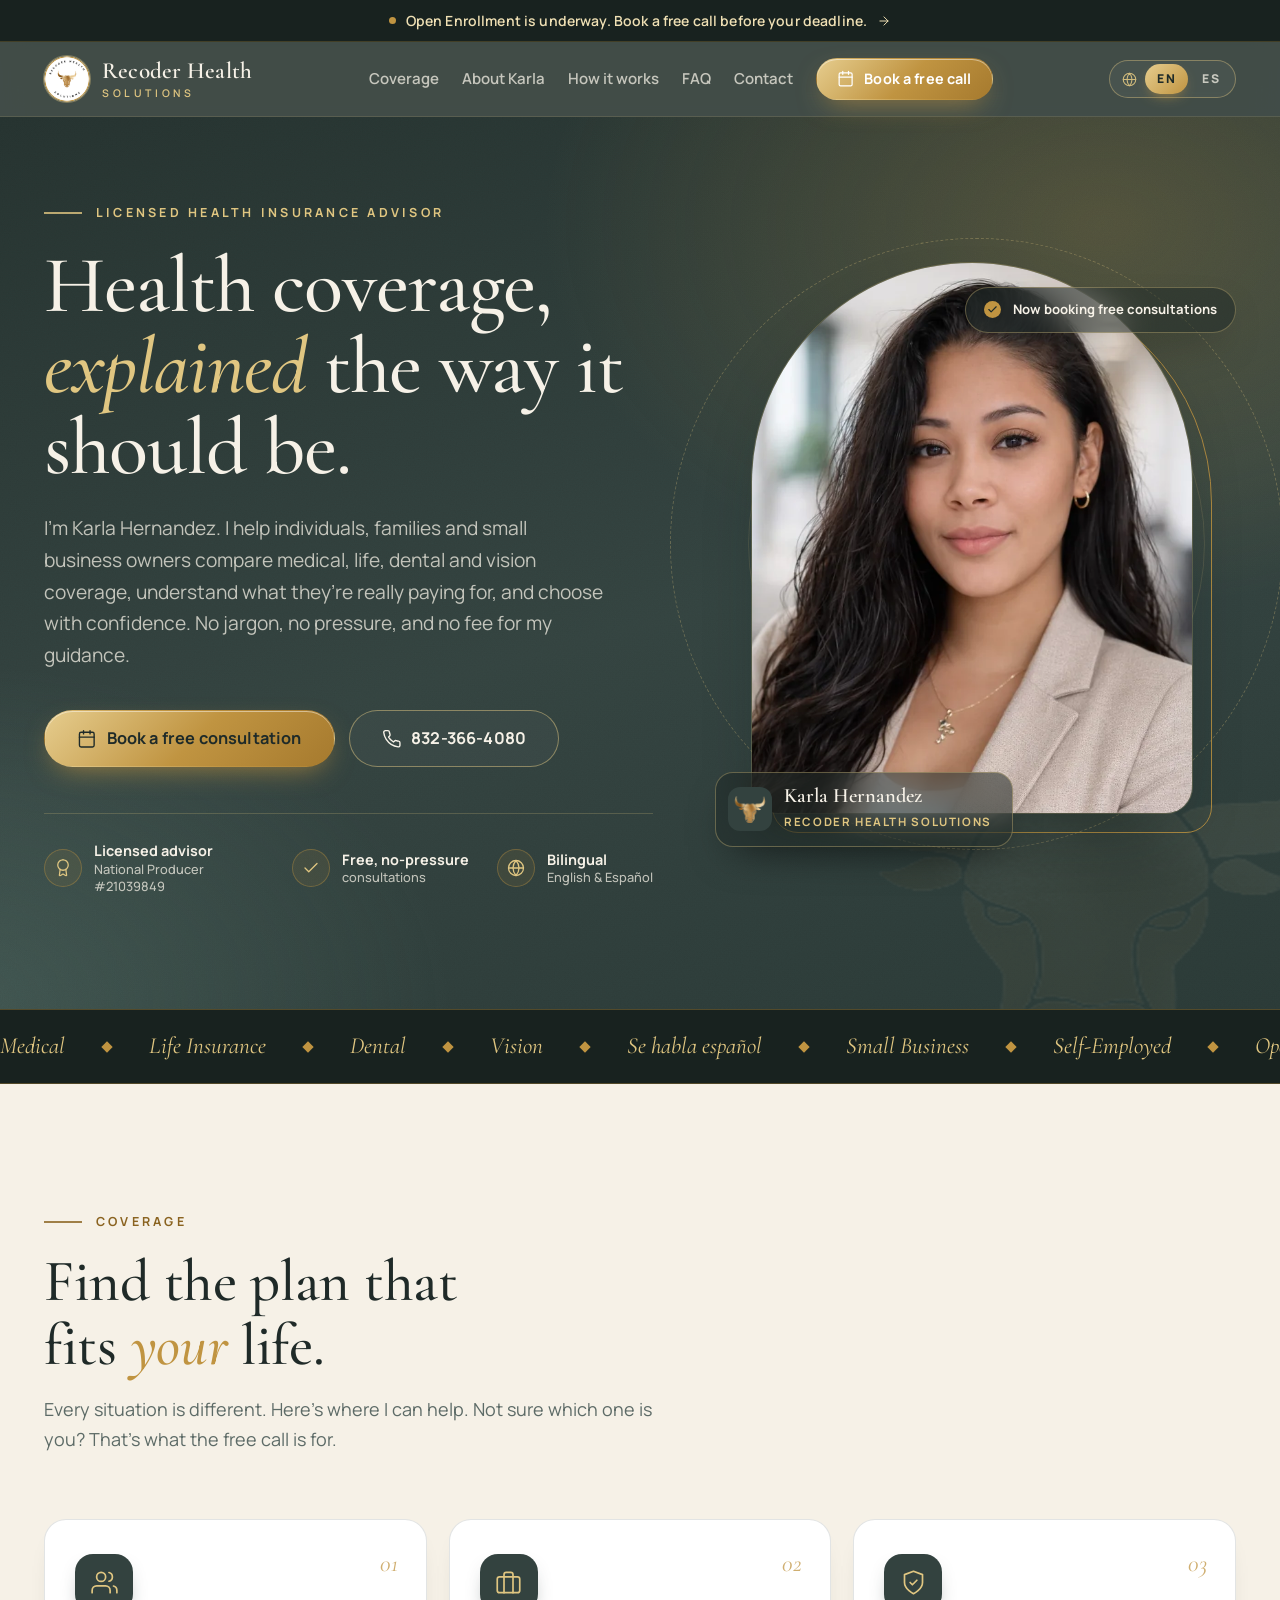
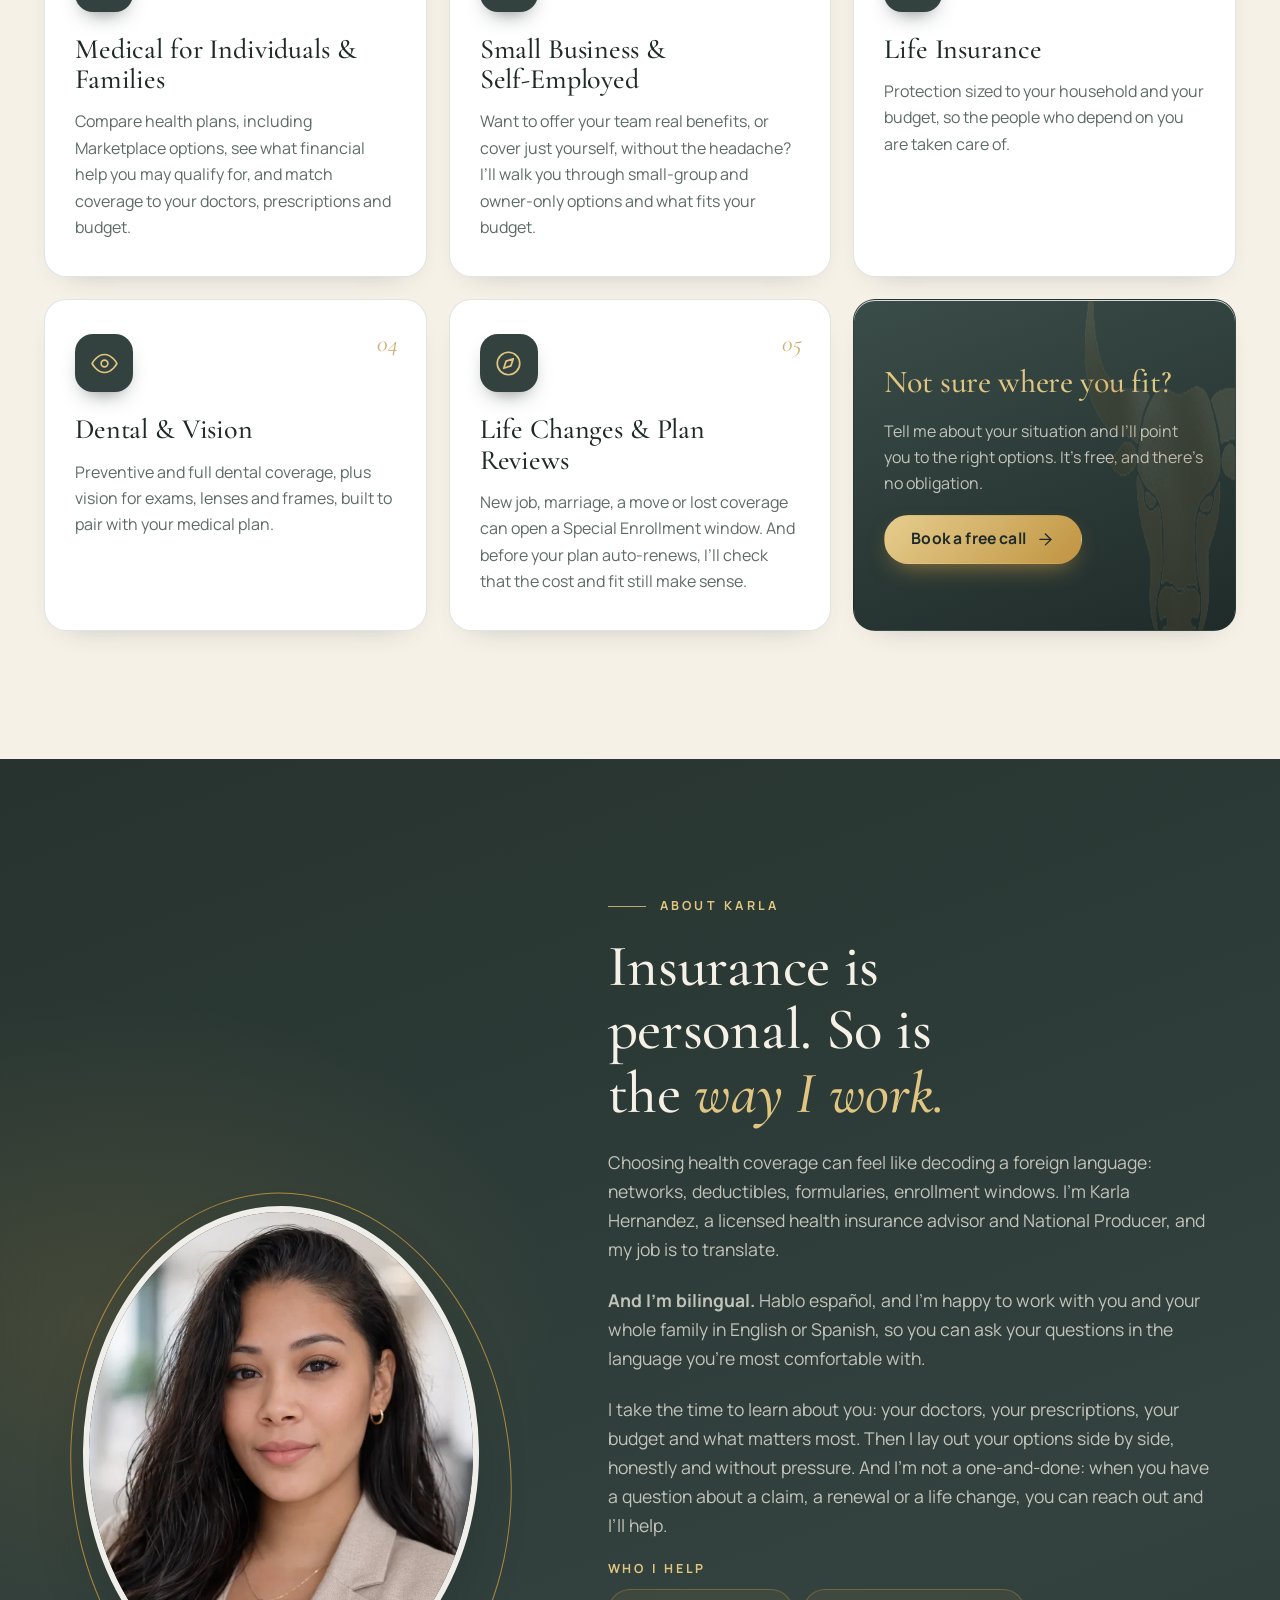
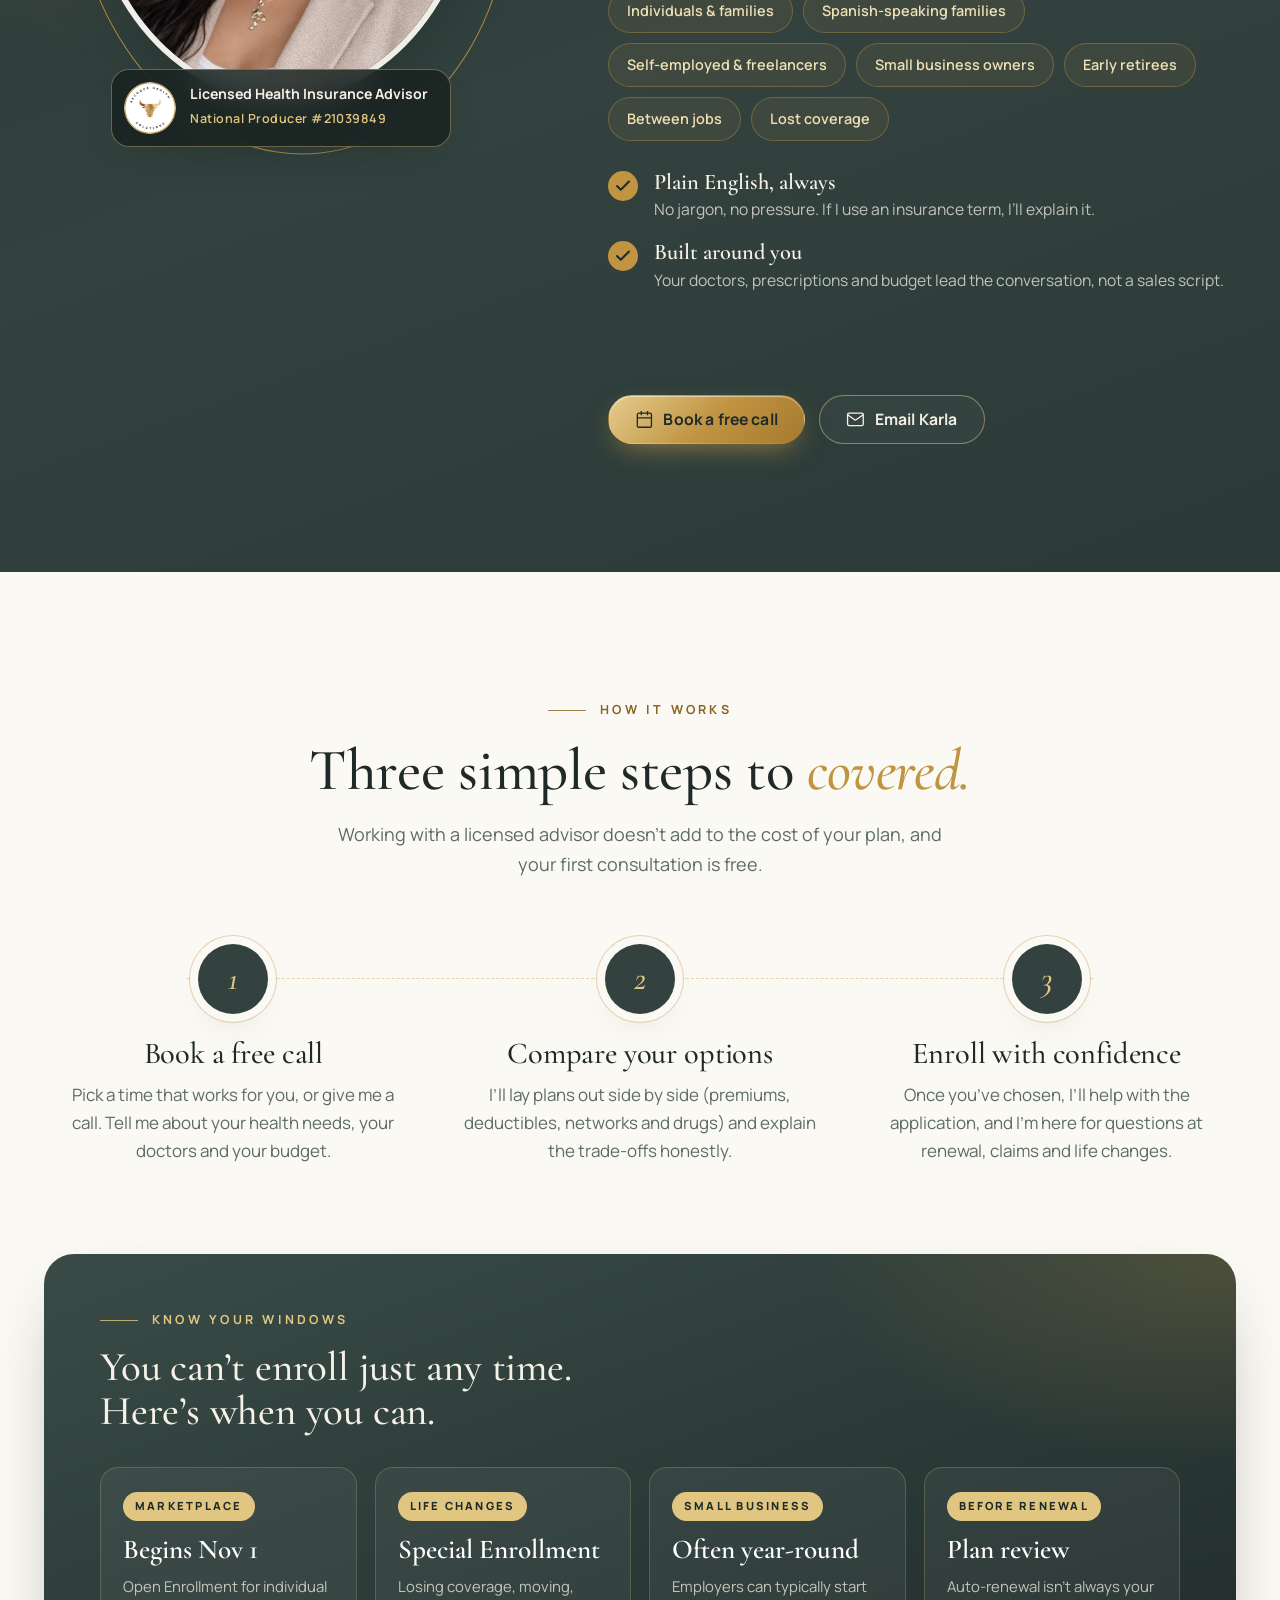
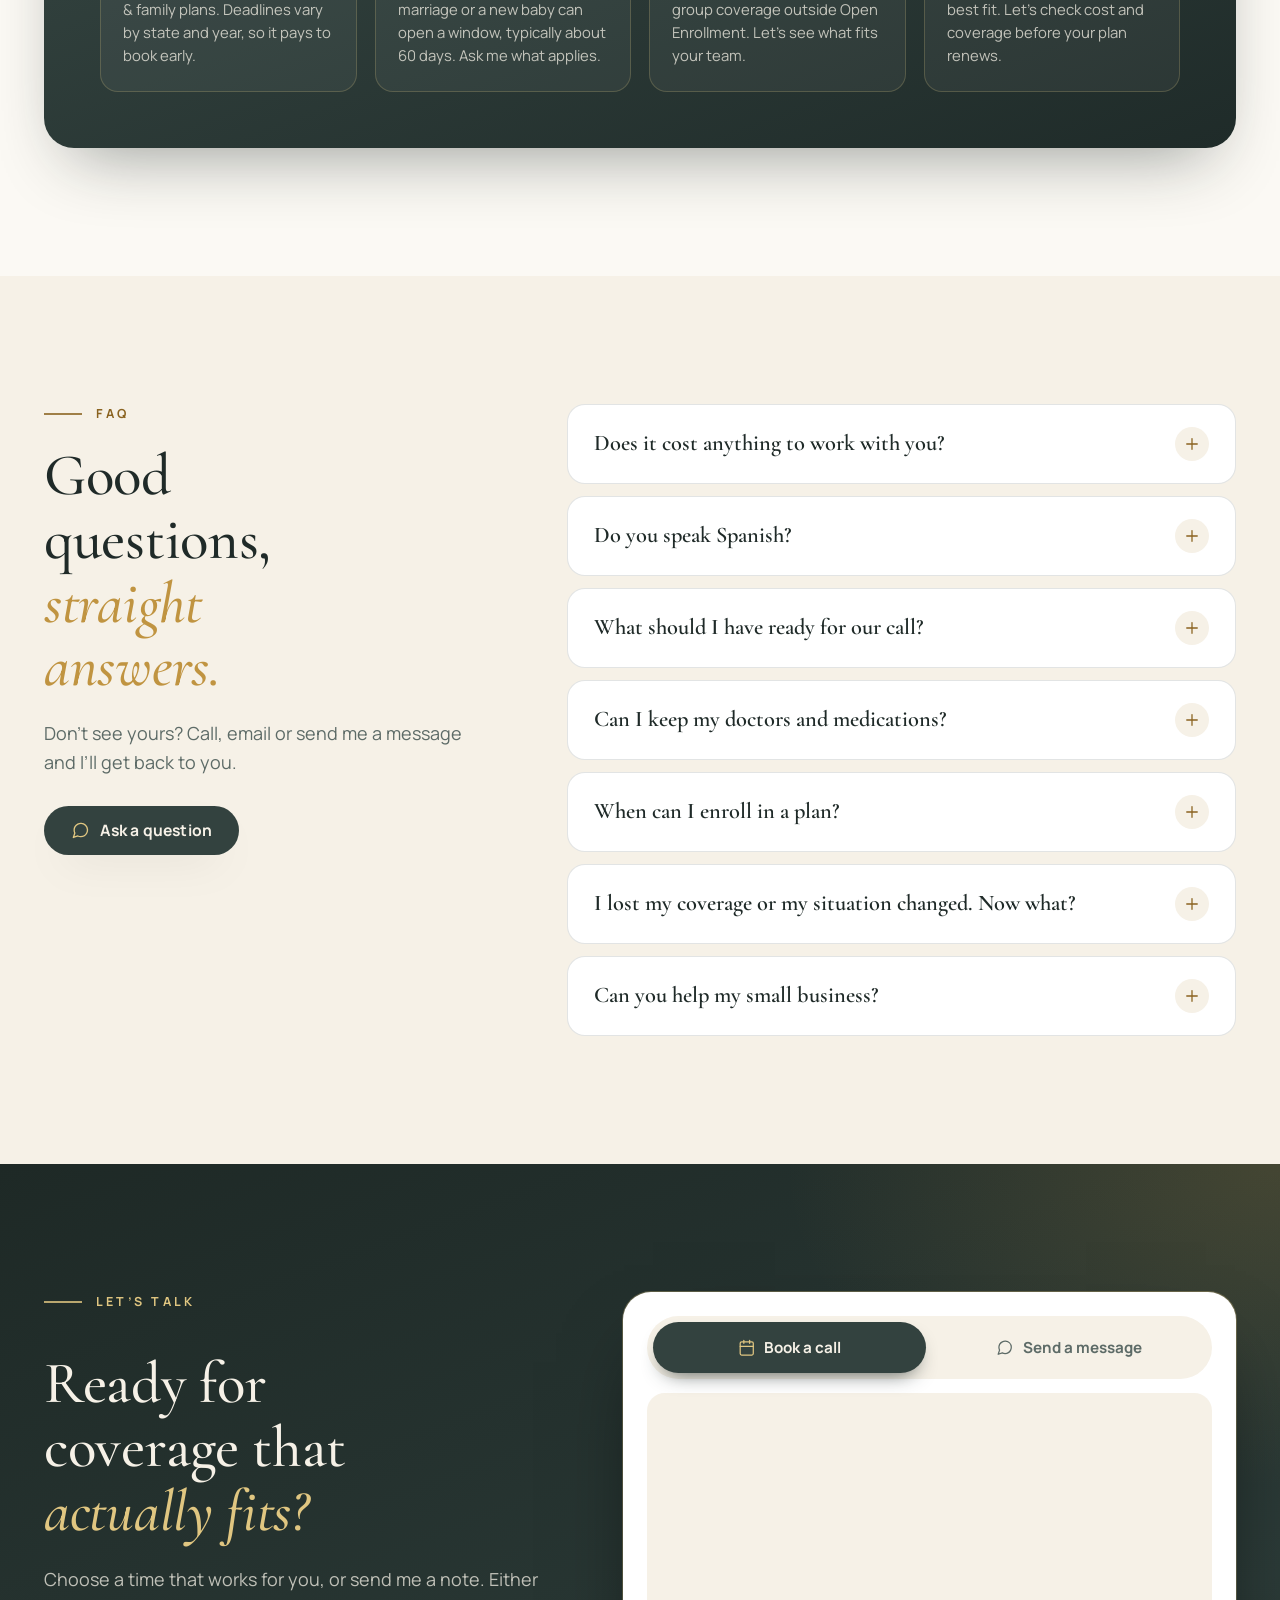
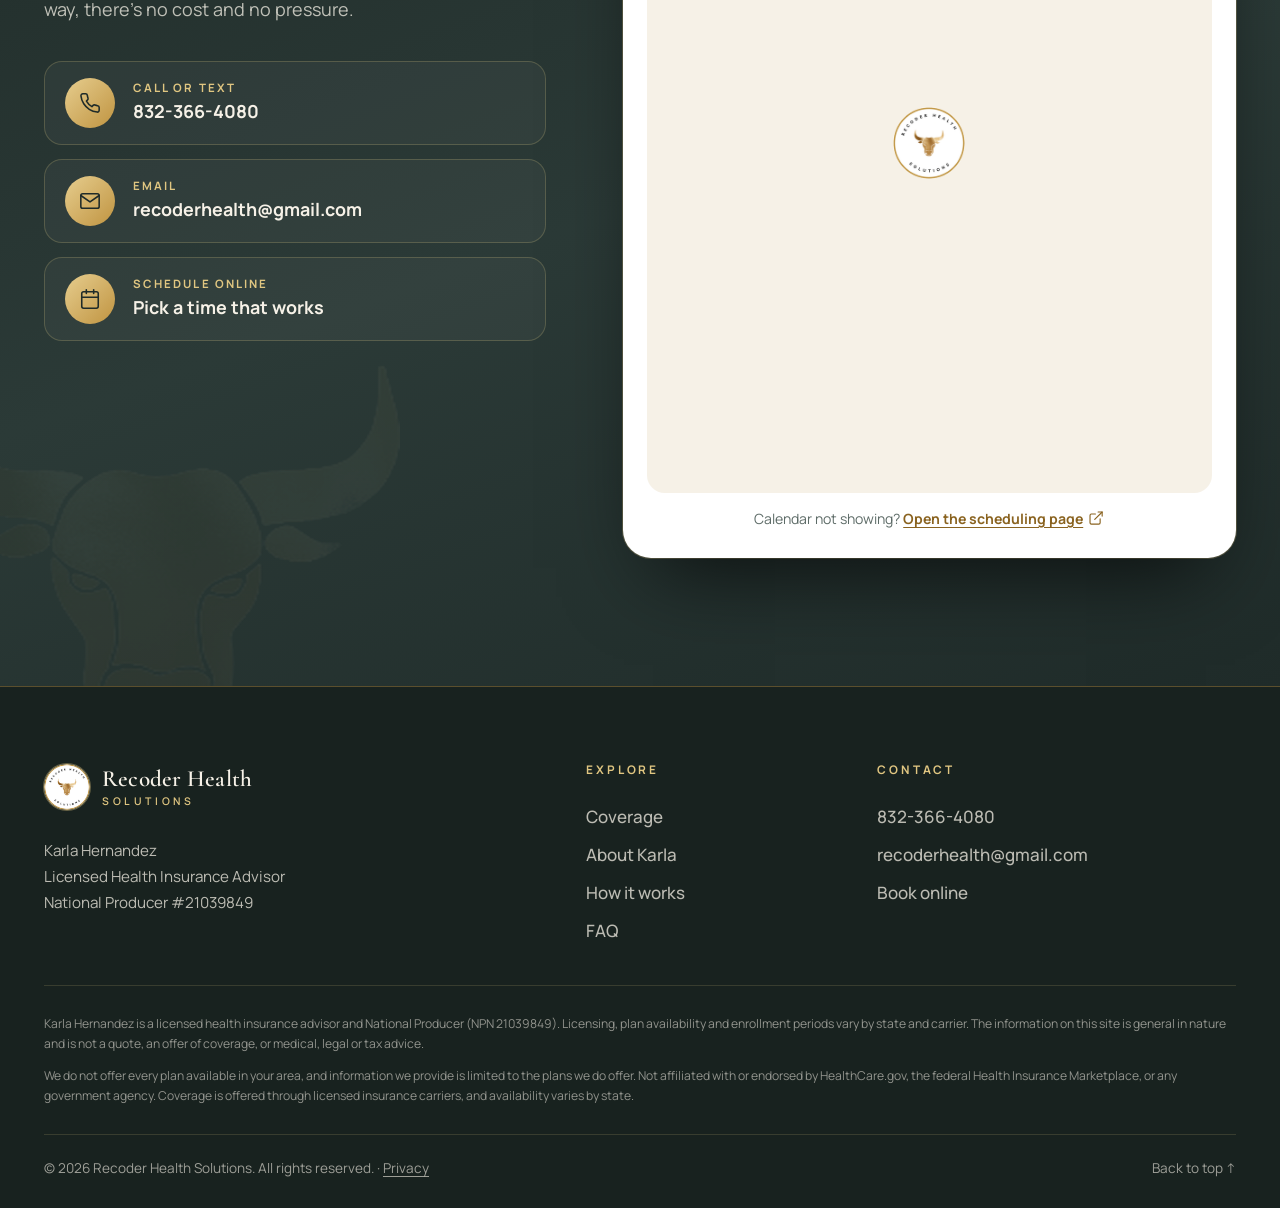
<file: index.html>
<!doctype html>
<html lang="en">
<head>
  <meta charset="utf-8">
  <meta name="viewport" content="width=device-width, initial-scale=1, viewport-fit=cover">
  <title data-es="Karla Hernandez | Asesora de Seguros de Salud con Licencia · Recoder Health Solutions">Karla Hernandez | Licensed Health Insurance Advisor · Recoder Health Solutions</title>
  <meta name="description"
        content="Karla Hernandez of Recoder Health Solutions is a bilingual (English and Spanish) licensed health insurance advisor helping individuals, families and small businesses compare medical, life, dental and vision coverage. Book a free consultation."
        data-es-content="Karla Hernandez, de Recoder Health Solutions, es una asesora de seguros de salud bilingüe con licencia que ayuda a personas, familias y pequeños negocios a comparar seguros médicos, de vida, dentales y de la vista, en español o en inglés. Reserve una consulta gratis.">
  <meta name="theme-color" content="#33423f">
  <link rel="canonical" href="https://recoderhealthsolutions.com/">

  <!-- Social sharing -->
  <meta property="og:type" content="website">
  <meta property="og:site_name" content="Recoder Health Solutions">
  <meta property="og:title" content="Karla Hernandez | Licensed Health Insurance Advisor · English &amp; Español">
  <meta property="og:description" content="Health coverage, explained the way it should be, in English or Spanish. Book a free, no-pressure consultation with Karla at Recoder Health Solutions.">
  <meta property="og:url" content="https://recoderhealthsolutions.com/">
  <meta property="og:image" content="https://recoderhealthsolutions.com/assets/og-image.jpg">
  <meta property="og:image:width" content="1200">
  <meta property="og:image:height" content="630">
  <meta property="og:locale" content="en_US">
  <meta property="og:locale:alternate" content="es_US">
  <meta name="twitter:card" content="summary_large_image">
  <meta name="twitter:title" content="Karla Hernandez | Licensed Health Insurance Advisor · English &amp; Español">
  <meta name="twitter:description" content="Health coverage, explained the way it should be, in English or Spanish. Book a free consultation.">
  <meta name="twitter:image" content="https://recoderhealthsolutions.com/assets/og-image.jpg">

  <!-- Icons -->
  <link rel="icon" href="assets/favicon.ico" sizes="any">
  <link rel="icon" type="image/png" sizes="32x32" href="assets/favicon-32.png">
  <link rel="icon" type="image/png" sizes="192x192" href="assets/favicon-192.png">
  <link rel="apple-touch-icon" href="assets/apple-touch-icon.png">

  <!-- Fonts -->
  <link rel="preconnect" href="https://fonts.googleapis.com">
  <link rel="preconnect" href="https://fonts.gstatic.com" crossorigin>
  <link href="https://fonts.googleapis.com/css2?family=Cormorant+Garamond:ital,wght@0,400;0,500;0,600;0,700;1,400;1,500;1,600&family=Manrope:wght@400;500;600;700;800&display=swap" rel="stylesheet">

  <link rel="stylesheet" href="styles.css">
  <script>document.documentElement.classList.add('js');</script>

  <!-- Structured data: helps Google understand who and what this site is (including that she is bilingual) -->
  <script type="application/ld+json">
  {
    "@context": "https://schema.org",
    "@type": ["InsuranceAgency", "ProfessionalService"],
    "name": "Recoder Health Solutions",
    "url": "https://recoderhealthsolutions.com/",
    "logo": "https://recoderhealthsolutions.com/assets/logo-medallion.png",
    "image": "https://recoderhealthsolutions.com/assets/og-image.jpg",
    "description": "Bilingual (English and Spanish) licensed health insurance advisory: medical, life, dental and vision coverage for individuals, families and small businesses.",
    "telephone": "+1-832-366-4080",
    "email": "recoderhealth@gmail.com",
    "knowsLanguage": ["en", "es"],
    "contactPoint": {
      "@type": "ContactPoint",
      "telephone": "+1-832-366-4080",
      "email": "recoderhealth@gmail.com",
      "contactType": "customer service",
      "availableLanguage": ["English", "Spanish"]
    },
    "founder": {
      "@type": "Person",
      "name": "Karla Hernandez",
      "jobTitle": "Licensed Health Insurance Advisor",
      "knowsLanguage": ["en", "es"],
      "image": "https://recoderhealthsolutions.com/assets/karla.jpg"
    },
    "sameAs": ["https://calendly.com/recoderhealth"]
  }
  </script>
</head>

<body>
  <!-- Icon sprite -->
  <svg width="0" height="0" style="position:absolute" aria-hidden="true" focusable="false">
    <defs>
      <symbol id="i-phone" viewBox="0 0 24 24"><path d="M22 16.92v3a2 2 0 0 1-2.18 2 19.79 19.79 0 0 1-8.63-3.07 19.5 19.5 0 0 1-6-6 19.79 19.79 0 0 1-3.07-8.67A2 2 0 0 1 4.11 2h3a2 2 0 0 1 2 1.72 12.84 12.84 0 0 0 .7 2.81 2 2 0 0 1-.45 2.11L8.09 9.91a16 16 0 0 0 6 6l1.27-1.27a2 2 0 0 1 2.11-.45 12.84 12.84 0 0 0 2.81.7A2 2 0 0 1 22 16.92z"/></symbol>
      <symbol id="i-mail" viewBox="0 0 24 24"><path d="M4 4h16c1.1 0 2 .9 2 2v12c0 1.1-.9 2-2 2H4c-1.1 0-2-.9-2-2V6c0-1.1.9-2 2-2z"/><polyline points="22,6 12,13 2,6"/></symbol>
      <symbol id="i-calendar" viewBox="0 0 24 24"><rect x="3" y="4" width="18" height="18" rx="2"/><line x1="16" y1="2" x2="16" y2="6"/><line x1="8" y1="2" x2="8" y2="6"/><line x1="3" y1="10" x2="21" y2="10"/></symbol>
      <symbol id="i-arrow" viewBox="0 0 24 24"><line x1="5" y1="12" x2="19" y2="12"/><polyline points="12 5 19 12 12 19"/></symbol>
      <symbol id="i-check" viewBox="0 0 24 24"><polyline points="20 6 9 17 4 12"/></symbol>
      <symbol id="i-users" viewBox="0 0 24 24"><path d="M17 21v-2a4 4 0 0 0-4-4H5a4 4 0 0 0-4 4v2"/><circle cx="9" cy="7" r="4"/><path d="M23 21v-2a4 4 0 0 0-3-3.87"/><path d="M16 3.13a4 4 0 0 1 0 7.75"/></symbol>
      <symbol id="i-shield" viewBox="0 0 24 24"><path d="M12 22s8-4 8-10V5l-8-3-8 3v7c0 6 8 10 8 10z"/><polyline points="9 12 11 14 15 10"/></symbol>
      <symbol id="i-briefcase" viewBox="0 0 24 24"><rect x="2" y="7" width="20" height="14" rx="2"/><path d="M16 21V5a2 2 0 0 0-2-2h-4a2 2 0 0 0-2 2v16"/></symbol>
      <symbol id="i-eye" viewBox="0 0 24 24"><path d="M1 12s4-8 11-8 11 8 11 8-4 8-11 8-11-8-11-8z"/><circle cx="12" cy="12" r="3"/></symbol>
      <symbol id="i-compass" viewBox="0 0 24 24"><circle cx="12" cy="12" r="10"/><polygon points="16.24 7.76 14.12 14.12 7.76 16.24 9.88 9.88 16.24 7.76"/></symbol>
      <symbol id="i-heart" viewBox="0 0 24 24"><path d="M20.84 4.61a5.5 5.5 0 0 0-7.78 0L12 5.67l-1.06-1.06a5.5 5.5 0 0 0-7.78 7.78l1.06 1.06L12 21.23l7.78-7.78 1.06-1.06a5.5 5.5 0 0 0 0-7.78z"/></symbol>
      <symbol id="i-award" viewBox="0 0 24 24"><circle cx="12" cy="8" r="7"/><polyline points="8.21 13.89 7 23 12 20 17 23 15.79 13.88"/></symbol>
      <symbol id="i-globe" viewBox="0 0 24 24"><circle cx="12" cy="12" r="10"/><line x1="2" y1="12" x2="22" y2="12"/><path d="M12 2a15.3 15.3 0 0 1 4 10 15.3 15.3 0 0 1-4 10 15.3 15.3 0 0 1-4-10 15.3 15.3 0 0 1 4-10z"/></symbol>
      <symbol id="i-message" viewBox="0 0 24 24"><path d="M21 11.5a8.38 8.38 0 0 1-.9 3.8 8.5 8.5 0 0 1-7.6 4.7 8.38 8.38 0 0 1-3.8-.9L3 21l1.9-5.7a8.38 8.38 0 0 1-.9-3.8 8.5 8.5 0 0 1 4.7-7.6 8.38 8.38 0 0 1 3.8-.9h.5a8.48 8.48 0 0 1 8 8v.5z"/></symbol>
      <symbol id="i-external" viewBox="0 0 24 24"><path d="M18 13v6a2 2 0 0 1-2 2H5a2 2 0 0 1-2-2V8a2 2 0 0 1 2-2h6"/><polyline points="15 3 21 3 21 9"/><line x1="10" y1="14" x2="21" y2="3"/></symbol>
      <symbol id="i-plus" viewBox="0 0 24 24"><line x1="12" y1="5" x2="12" y2="19"/><line x1="5" y1="12" x2="19" y2="12"/></symbol>
      <symbol id="i-menu" viewBox="0 0 24 24"><line x1="3" y1="7" x2="21" y2="7"/><line x1="3" y1="12" x2="21" y2="12"/><line x1="3" y1="17" x2="21" y2="17"/></symbol>
      <symbol id="i-close" viewBox="0 0 24 24"><line x1="5" y1="5" x2="19" y2="19"/><line x1="19" y1="5" x2="5" y2="19"/></symbol>
    </defs>
  </svg>

  <!--
    TRANSLATIONS: every  data-es="..."  attribute holds the Spanish for that element (see lang.js).
    Edit the English between the tags and the Spanish in data-es side by side.
  -->

  <a class="skip-link" href="#main" data-es="Saltar al contenido">Skip to content</a>

  <!-- Seasonal announcement (text is swapped by script.js depending on the date and language) -->
  <div class="announce" id="announce">
    <a href="#contact" data-tab="schedule">
      <span class="announce-dot" aria-hidden="true"></span>
      <span id="announceText">Life changes? You may qualify for a Special Enrollment Period. Let’s check.</span>
      <svg class="ico" aria-hidden="true"><use href="#i-arrow"/></svg>
    </a>
  </div>

  <header class="site-header" id="top">
    <div class="wrap header-inner">
      <a class="brand" href="#home" aria-label="Recoder Health Solutions, home" data-es-aria-label="Recoder Health Solutions, inicio">
        <img src="assets/logo-medallion-sm.png" alt="" width="46" height="46">
        <span class="brand-text">
          <span class="brand-name">Recoder Health</span>
          <span class="brand-sub">Solutions</span>
        </span>
      </a>

      <nav class="nav" id="nav" aria-label="Primary" data-es-aria-label="Principal">
        <a href="#services" data-es="Cobertura">Coverage</a>
        <a href="#about" data-es="Sobre Karla">About Karla</a>
        <a href="#process" data-es="Cómo funciona">How it works</a>
        <a href="#faq" data-es="Preguntas">FAQ</a>
        <a href="#contact" data-es="Contacto">Contact</a>
        <a class="btn btn-gold btn-sm nav-cta" href="#contact" data-tab="schedule">
          <svg class="ico" aria-hidden="true"><use href="#i-calendar"/></svg> <span data-es="Llamada gratis">Book a free call</span>
        </a>
      </nav>

      <div class="header-actions">
        <div class="lang-toggle" role="group" aria-label="Language / Idioma">
          <svg class="ico lang-ico" aria-hidden="true"><use href="#i-globe"/></svg>
          <button type="button" data-lang-btn="en" lang="en" aria-label="English" aria-pressed="true">EN</button>
          <button type="button" data-lang-btn="es" lang="es" aria-label="Español" aria-pressed="false">ES</button>
        </div>
        <button class="nav-toggle" id="navToggle" aria-label="Open menu" aria-expanded="false" aria-controls="nav">
          <svg class="ico ico-menu" aria-hidden="true"><use href="#i-menu"/></svg>
          <svg class="ico ico-close" aria-hidden="true"><use href="#i-close"/></svg>
        </button>
      </div>
    </div>
  </header>

  <main id="main">

    <!-- ============================ HERO ============================ -->
    <section class="hero" id="home">
      <img class="hero-bull" src="assets/bull.png" alt="" aria-hidden="true" width="436" height="384">
      <div class="wrap hero-grid">
        <div class="hero-copy">
          <p class="eyebrow rise" style="--d:.05s"><span class="eyebrow-line"></span><span data-es="Asesora de Seguros de Salud con Licencia">Licensed Health Insurance Advisor</span></p>
          <h1 class="rise" style="--d:.15s" data-es="Cobertura de salud, <em>explicada</em> como debe ser.">Health coverage, <em>explained</em> the way it should be.</h1>
          <p class="lede rise" style="--d:.3s" data-es="Soy Karla Hernandez. Ayudo a personas, familias y dueños de pequeños negocios a comparar seguros médicos, de vida, dentales y de la vista, a entender qué están pagando realmente y a elegir con confianza. Sin jerga, sin presión y sin cobrar por mi asesoría.">
            I’m Karla Hernandez. I help individuals, families and small business owners compare medical,
            life, dental and vision coverage, understand what they’re really paying for, and choose with
            confidence. No jargon, no pressure, and no fee for my guidance.
          </p>
          <div class="hero-actions rise" style="--d:.42s">
            <a class="btn btn-gold btn-lg" href="#contact" data-tab="schedule">
              <svg class="ico" aria-hidden="true"><use href="#i-calendar"/></svg>
              <span data-es="Reserve su consulta gratis">Book a free consultation</span>
            </a>
            <a class="btn btn-ghost btn-lg" href="tel:+18323664080">
              <svg class="ico" aria-hidden="true"><use href="#i-phone"/></svg>
              832-366-4080
            </a>
          </div>
          <ul class="trust rise" style="--d:.56s">
            <li><svg class="ico" aria-hidden="true"><use href="#i-award"/></svg><span><span data-es="Asesora con licencia">Licensed advisor</span><small data-es="Productora Nacional n.º 21039849">National Producer #21039849</small></span></li>
            <li><svg class="ico" aria-hidden="true"><use href="#i-check"/></svg><span><span data-es="Consultas gratis">Free, no-pressure</span><small data-es="y sin presión">consultations</small></span></li>
            <li><svg class="ico" aria-hidden="true"><use href="#i-globe"/></svg><span><span data-es="Bilingüe">Bilingual</span><small data-es="Inglés y español">English &amp; Español</small></span></li>
          </ul>
        </div>

        <div class="hero-visual rise" style="--d:.25s">
          <div class="orbit orbit-a" aria-hidden="true"></div>
          <div class="orbit orbit-b" aria-hidden="true"></div>
          <figure class="arch" data-depth="10">
            <img
              src="assets/karla-1000.webp"
              srcset="assets/karla-640.webp 640w, assets/karla-1000.webp 1000w"
              sizes="(max-width: 900px) 78vw, 460px"
              width="1024" height="1536"
              alt="Karla Hernandez, licensed health insurance advisor, smiling in a cream blazer"
              data-es-alt="Karla Hernandez, asesora de seguros de salud con licencia, sonriendo con un blazer color crema"
              fetchpriority="high">
          </figure>
          <div class="glass glass-name" data-depth="-14">
            <img src="assets/favicon-192.png" alt="" width="44" height="44">
            <div>
              <strong>Karla Hernandez</strong>
              <span>Recoder Health Solutions</span>
            </div>
          </div>
          <div class="glass glass-chip" data-depth="-22">
            <svg class="ico" aria-hidden="true"><use href="#i-check"/></svg>
            <span data-es="Ya puede reservar su consulta gratis">Now booking free consultations</span>
          </div>
        </div>
      </div>
    </section>

    <!-- ============================ MARQUEE ============================ -->
    <div class="marquee" aria-hidden="true">
      <div class="marquee-track">
        <span data-es="Seguro Médico">Medical</span><i></i>
        <span data-es="Seguro de Vida">Life Insurance</span><i></i>
        <span data-es="Dental">Dental</span><i></i>
        <span data-es="Visión">Vision</span><i></i>
        <span lang="es">Se habla español</span><i></i>
        <span data-es="Pequeños Negocios">Small Business</span><i></i>
        <span data-es="Trabajadores Independientes">Self-Employed</span><i></i>
        <span data-es="Inscripción Abierta">Open Enrollment</span><i></i>
        <span data-es="Inscripción Especial">Special Enrollment</span><i></i>
        <span data-es="Seguro Médico">Medical</span><i></i>
        <span data-es="Seguro de Vida">Life Insurance</span><i></i>
        <span data-es="Dental">Dental</span><i></i>
        <span data-es="Visión">Vision</span><i></i>
        <span lang="es">Se habla español</span><i></i>
        <span data-es="Pequeños Negocios">Small Business</span><i></i>
        <span data-es="Trabajadores Independientes">Self-Employed</span><i></i>
        <span data-es="Inscripción Abierta">Open Enrollment</span><i></i>
        <span data-es="Inscripción Especial">Special Enrollment</span><i></i>
      </div>
    </div>

    <!-- ============================ SERVICES ============================ -->
    <section class="section section-cream" id="services">
      <div class="wrap">
        <header class="section-head reveal">
          <p class="eyebrow eyebrow-dark"><span class="eyebrow-line"></span><span data-es="Cobertura">Coverage</span></p>
          <h2 data-es="Encuentre el plan que se ajusta a <em>su</em> vida.">Find the plan that fits <em>your</em> life.</h2>
          <p class="section-lede" data-es="Cada situación es diferente. Aquí es donde puedo ayudarle. ¿No sabe cuál es la suya? Para eso es la llamada gratis.">Every situation is different. Here’s where I can help. Not sure which one is you? That’s what the free call is for.</p>
        </header>

        <div class="cards" data-stagger>
          <article class="card reveal">
            <span class="card-num">01</span>
            <span class="card-icon"><svg class="ico" aria-hidden="true"><use href="#i-users"/></svg></span>
            <h3 data-es="Seguro Médico para Individuos y Familias">Medical for Individuals &amp; Families</h3>
            <p data-es="Compare planes de salud, incluyendo opciones del Mercado de Seguros Médicos (Marketplace), vea para qué ayuda financiera podría calificar y elija una cobertura que se ajuste a sus médicos, medicamentos y presupuesto.">Compare health plans, including Marketplace options, see what financial help you may qualify for, and match coverage to your doctors, prescriptions and budget.</p>
          </article>
          <article class="card reveal">
            <span class="card-num">02</span>
            <span class="card-icon"><svg class="ico" aria-hidden="true"><use href="#i-briefcase"/></svg></span>
            <h3 data-es="Pequeños Negocios y Trabajadores Independientes">Small Business &amp; Self&#8209;Employed</h3>
            <p data-es="¿Quiere ofrecer beneficios reales a su equipo, o cubrirse solo usted, sin complicaciones? Le explicaré las opciones para grupos pequeños y para dueños sin empleados, y cuál se ajusta a su presupuesto.">Want to offer your team real benefits, or cover just yourself, without the headache? I’ll walk you through small-group and owner-only options and what fits your budget.</p>
          </article>
          <article class="card reveal">
            <span class="card-num">03</span>
            <span class="card-icon"><svg class="ico" aria-hidden="true"><use href="#i-shield"/></svg></span>
            <h3 data-es="Seguro de Vida">Life Insurance</h3>
            <p data-es="Protección a la medida de su hogar y de su presupuesto, para que las personas que dependen de usted estén cuidadas.">Protection sized to your household and your budget, so the people who depend on you are taken care of.</p>
          </article>
          <article class="card reveal">
            <span class="card-num">04</span>
            <span class="card-icon"><svg class="ico" aria-hidden="true"><use href="#i-eye"/></svg></span>
            <h3 data-es="Dental y Visión">Dental &amp; Vision</h3>
            <p data-es="Cobertura dental preventiva y completa, además de visión para exámenes, lentes y armazones, diseñada para combinar con su plan médico.">Preventive and full dental coverage, plus vision for exams, lenses and frames, built to pair with your medical plan.</p>
          </article>
          <article class="card reveal">
            <span class="card-num">05</span>
            <span class="card-icon"><svg class="ico" aria-hidden="true"><use href="#i-compass"/></svg></span>
            <h3 data-es="Cambios de Vida y Revisión de Plan">Life Changes &amp; Plan Reviews</h3>
            <p data-es="Un nuevo empleo, un matrimonio, una mudanza o la pérdida de su cobertura pueden abrir un Período Especial de Inscripción. Y antes de que su plan se renueve automáticamente, revisaré que el costo y la cobertura todavía le convengan.">New job, marriage, a move or lost coverage can open a Special Enrollment window. And before your plan auto-renews, I’ll check that the cost and fit still make sense.</p>
          </article>
          <article class="card card-cta reveal">
            <img class="card-cta-bull" src="assets/bull.png" alt="" aria-hidden="true" width="436" height="384" loading="lazy">
            <h3 data-es="¿No sabe dónde encaja?">Not sure where you fit?</h3>
            <p data-es="Cuénteme su situación y le indicaré las mejores opciones. Es gratis y sin compromiso.">Tell me about your situation and I’ll point you to the right options. It’s free, and there’s no obligation.</p>
            <a class="btn btn-dark" href="#contact" data-tab="schedule"><span data-es="Reserve una llamada gratis">Book a free call</span> <svg class="ico" aria-hidden="true"><use href="#i-arrow"/></svg></a>
          </article>
        </div>
      </div>
    </section>

    <!-- ============================ ABOUT ============================ -->
    <section class="section section-dark about" id="about">
      <div class="wrap about-grid">
        <div class="about-visual reveal">
          <div class="oval-wrap">
            <div class="oval-ring" aria-hidden="true"></div>
            <figure class="oval">
              <img
                src="assets/karla-1000.webp"
                srcset="assets/karla-640.webp 640w, assets/karla-1000.webp 1000w"
                sizes="(max-width: 900px) 70vw, 420px"
                width="1024" height="1536" loading="lazy"
                alt="Portrait of Karla Hernandez"
                data-es-alt="Retrato de Karla Hernandez">
            </figure>
            <div class="badge-card">
              <img src="assets/logo-medallion-sm.png" alt="" width="64" height="64" loading="lazy">
              <div>
                <strong data-es="Asesora de Seguros de Salud con Licencia">Licensed Health Insurance Advisor</strong>
                <span data-es="Productora Nacional n.º 21039849">National Producer #21039849</span>
              </div>
            </div>
          </div>
        </div>

        <div class="about-copy">
          <header class="reveal">
            <p class="eyebrow"><span class="eyebrow-line"></span><span data-es="Sobre Karla">About Karla</span></p>
            <h2 data-es="Los seguros son personales. Mi <em>forma de trabajar</em> también.">Insurance is personal. So is the <em>way I work.</em></h2>
          </header>
          <!-- DRAFT COPY: Karla, edit this to your own words (or paste in the version you wrote earlier). -->
          <p class="reveal" data-es="Elegir una cobertura de salud puede sentirse como descifrar otro idioma: redes de proveedores, deducibles, listas de medicamentos, períodos de inscripción. Soy Karla Hernandez, asesora de seguros de salud con licencia y Productora Nacional, y mi trabajo es traducirlo todo.">Choosing health coverage can feel like decoding a foreign language: networks, deductibles, formularies, enrollment windows. I’m Karla Hernandez, a licensed health insurance advisor and National Producer, and my job is to translate.</p>
          <p class="reveal about-lang" data-es="<strong>Y soy bilingüe.</strong> Con gusto trabajaré con usted y con toda su familia en español o en inglés, para que pueda hacer sus preguntas en el idioma con el que se sienta más cómodo."><strong>And I’m bilingual.</strong> <span lang="es">Hablo español</span>, and I’m happy to work with you and your whole family in English or Spanish, so you can ask your questions in the language you’re most comfortable with.</p>
          <p class="reveal" data-es="Me tomo el tiempo de conocerle: sus médicos, sus medicamentos, su presupuesto y lo que más le importa. Luego le presento sus opciones lado a lado, con honestidad y sin presión. Y no desaparezco después de inscribirle: si tiene una pregunta sobre un reclamo, una renovación o un cambio en su vida, puede comunicarse conmigo y le ayudaré.">I take the time to learn about you: your doctors, your prescriptions, your budget and what matters most. Then I lay out your options side by side, honestly and without pressure. And I’m not a one-and-done: when you have a question about a claim, a renewal or a life change, you can reach out and I’ll help.</p>

          <div class="reveal">
            <h3 class="mini-title" data-es="Con quién trabajo">Who I help</h3>
            <ul class="chips">
              <li data-es="Individuos y familias">Individuals &amp; families</li>
              <li data-es="Familias de habla hispana">Spanish-speaking families</li>
              <li data-es="Trabajadores independientes">Self-employed &amp; freelancers</li>
              <li data-es="Dueños de pequeños negocios">Small business owners</li>
              <li data-es="Personas que se jubilan antes">Early retirees</li>
              <li data-es="Entre empleos">Between jobs</li>
              <li data-es="Cobertura perdida">Lost coverage</li>
            </ul>
          </div>

          <ul class="values" data-stagger>
            <li class="reveal"><svg class="ico" aria-hidden="true"><use href="#i-check"/></svg><div><strong data-es="Lenguaje claro, siempre">Plain English, always</strong><span data-es="Sin jerga y sin presión. Si uso un término de seguros, se lo explicaré.">No jargon, no pressure. If I use an insurance term, I’ll explain it.</span></div></li>
            <li class="reveal"><svg class="ico" aria-hidden="true"><use href="#i-check"/></svg><div><strong data-es="Pensado para usted">Built around you</strong><span data-es="Sus médicos, medicamentos y presupuesto guían la conversación, no un guion de ventas.">Your doctors, prescriptions and budget lead the conversation, not a sales script.</span></div></li>
            <li class="reveal"><svg class="ico" aria-hidden="true"><use href="#i-check"/></svg><div><strong data-es="Aquí después de inscribirse">Here after you enroll</strong><span data-es="¿Preguntas sobre un reclamo, una renovación o un cambio en su vida? Comuníquese y le ayudaré.">Questions about a claim, renewal or life change? Reach out and I’ll help.</span></div></li>
          </ul>

          <div class="about-actions reveal">
            <a class="btn btn-gold" href="#contact" data-tab="schedule"><svg class="ico" aria-hidden="true"><use href="#i-calendar"/></svg> <span data-es="Reserve una llamada gratis">Book a free call</span></a>
            <a class="btn btn-ghost" href="mailto:recoderhealth@gmail.com"><svg class="ico" aria-hidden="true"><use href="#i-mail"/></svg> <span data-es="Escríbale a Karla">Email Karla</span></a>
          </div>
        </div>
      </div>
    </section>

    <!-- ============================ PROCESS + WINDOWS ============================ -->
    <section class="section section-ivory" id="process">
      <div class="wrap">
        <header class="section-head center reveal">
          <p class="eyebrow eyebrow-dark"><span class="eyebrow-line"></span><span data-es="Cómo funciona">How it works</span></p>
          <h2 data-es="Tres sencillos pasos para <em>quedar cubierto.</em>">Three simple steps to <em>covered.</em></h2>
          <p class="section-lede" data-es="Trabajar con una asesora con licencia no aumenta el costo de su plan, y su primera consulta es gratis.">Working with a licensed advisor doesn’t add to the cost of your plan, and your first consultation is free.</p>
        </header>

        <ol class="steps" data-stagger>
          <li class="step reveal">
            <span class="step-num">1</span>
            <h3 data-es="Reserve una llamada gratis">Book a free call</h3>
            <p data-es="Elija la hora que le convenga, o llámeme. Cuénteme sobre sus necesidades de salud, sus médicos y su presupuesto.">Pick a time that works for you, or give me a call. Tell me about your health needs, your doctors and your budget.</p>
          </li>
          <li class="step reveal">
            <span class="step-num">2</span>
            <h3 data-es="Compare sus opciones">Compare your options</h3>
            <p data-es="Le mostraré los planes lado a lado (primas, deducibles, redes de proveedores y medicamentos) y le explicaré con honestidad las ventajas y desventajas.">I’ll lay plans out side by side (premiums, deductibles, networks and drugs) and explain the trade-offs honestly.</p>
          </li>
          <li class="step reveal">
            <span class="step-num">3</span>
            <h3 data-es="Inscríbase con confianza">Enroll with confidence</h3>
            <p data-es="Cuando haya elegido, le ayudaré con la solicitud, y estaré disponible para preguntas sobre renovaciones, reclamos y cambios en su vida.">Once you’ve chosen, I’ll help with the application, and I’m here for questions at renewal, claims and life changes.</p>
          </li>
        </ol>

        <div class="windows reveal">
          <div class="windows-head">
            <p class="eyebrow"><span class="eyebrow-line"></span><span data-es="Conozca sus fechas">Know your windows</span></p>
            <h3 data-es="No puede inscribirse en cualquier momento. Aquí le explico cuándo sí.">You can’t enroll just any time. Here’s when you can.</h3>
          </div>
          <div class="windows-grid">
            <div class="window">
              <span class="window-tag">Marketplace</span>
              <strong data-es="Comienza el 1 de nov.">Begins Nov 1</strong>
              <p data-es="Inscripción Abierta para planes individuales y familiares. Las fechas límite varían según el estado y el año, así que conviene reservar con tiempo.">Open Enrollment for individual &amp; family plans. Deadlines vary by state and year, so it pays to book early.</p>
            </div>
            <div class="window">
              <span class="window-tag" data-es="Cambios de vida">Life changes</span>
              <strong data-es="Inscripción Especial">Special Enrollment</strong>
              <p data-es="Perder la cobertura, mudarse, casarse o tener un bebé puede abrir un período, normalmente de unos 60 días. Pregúnteme qué aplica a su caso.">Losing coverage, moving, marriage or a new baby can open a window, typically about 60 days. Ask me what applies.</p>
            </div>
            <div class="window">
              <span class="window-tag" data-es="Pequeños negocios">Small business</span>
              <strong data-es="Muchas veces todo el año">Often year-round</strong>
              <p data-es="Los empleadores normalmente pueden iniciar una cobertura de grupo fuera de la Inscripción Abierta. Veamos qué le conviene a su equipo.">Employers can typically start group coverage outside Open Enrollment. Let’s see what fits your team.</p>
            </div>
            <div class="window">
              <span class="window-tag" data-es="Antes de renovar">Before renewal</span>
              <strong data-es="Revisión de plan">Plan review</strong>
              <p data-es="La renovación automática no siempre es lo mejor para usted. Revisemos el costo y la cobertura antes de que su plan se renueve.">Auto-renewal isn’t always your best fit. Let’s check cost and coverage before your plan renews.</p>
            </div>
          </div>
        </div>
      </div>
    </section>

    <!-- ============================ FAQ ============================ -->
    <section class="section section-cream faq" id="faq">
      <div class="wrap faq-grid">
        <header class="faq-head reveal">
          <p class="eyebrow eyebrow-dark"><span class="eyebrow-line"></span><span data-es="Preguntas frecuentes">FAQ</span></p>
          <h2 data-es="Buenas preguntas, <em>respuestas claras.</em>">Good questions, <em>straight answers.</em></h2>
          <p class="section-lede" data-es="¿No encuentra la suya? Llámeme, escríbame o envíeme un mensaje y le responderé.">Don’t see yours? Call, email or send me a message and I’ll get back to you.</p>
          <a class="btn btn-dark" href="#contact" data-tab="message"><svg class="ico" aria-hidden="true"><use href="#i-message"/></svg> <span data-es="Hacer una pregunta">Ask a question</span></a>
        </header>

        <div class="faq-list reveal">
          <details>
            <summary><span data-es="¿Cuesta algo trabajar con usted?">Does it cost anything to work with you?</span><svg class="ico" aria-hidden="true"><use href="#i-plus"/></svg></summary>
            <p data-es="No. Su consulta es gratis y usted nunca paga por mi asesoría. Normalmente, la aseguradora compensa a los agentes cuando usted se inscribe, y trabajar con una asesora no aumenta el precio de su plan.">No. Your consultation is free, and you never pay a fee for my guidance. Agents are typically compensated by the insurance carrier when you enroll, and working with an advisor doesn’t add to the price of your plan.</p>
          </details>
          <details>
            <summary><span data-es="¿Atiende en español?">Do you speak Spanish?</span><svg class="ico" aria-hidden="true"><use href="#i-plus"/></svg></summary>
            <p data-es="Sí. Soy bilingüe y con gusto le atiendo en español o en inglés. Use el botón EN / ES en la parte superior de la página para ver este sitio en el idioma que prefiera, y simplemente dígame cuál prefiere cuando hablemos.">Yes. I’m bilingual and happy to work with you in English or Spanish. Use the EN / ES switch at the top of the page to read this site in either language, and just tell me which you prefer when we talk.</p>
          </details>
          <details>
            <summary><span data-es="¿Qué debo tener listo para nuestra llamada?">What should I have ready for our call?</span><svg class="ico" aria-hidden="true"><use href="#i-plus"/></svg></summary>
            <p data-es="Ayuda saber su estado, quién necesita cobertura, sus médicos y los medicamentos que toma, y el ingreso estimado de su hogar si está buscando planes del Marketplace. No se preocupe si no tiene todo: lo resolveremos juntos.">It helps to know your state, who needs coverage, your doctors and any prescriptions you take, and your estimated household income if you’re shopping Marketplace plans. Don’t worry if you don’t have everything. We’ll sort it out together.</p>
          </details>
          <details>
            <summary><span data-es="¿Puedo conservar a mis médicos y mis medicamentos?">Can I keep my doctors and medications?</span><svg class="ico" aria-hidden="true"><use href="#i-plus"/></svg></summary>
            <p data-es="Eso es lo primero que revisamos. Cada plan tiene su propia red de proveedores y su propia lista de medicamentos cubiertos (llamada formulario), así que comparo sus médicos y recetas con cada plan que esté considerando antes de que elija.">That’s the first thing we check. Every plan has its own provider network and drug list (called a formulary), so I compare your doctors and prescriptions against each plan you’re considering before you choose.</p>
          </details>
          <details>
            <summary><span data-es="¿Cuándo puedo inscribirme en un plan?">When can I enroll in a plan?</span><svg class="ico" aria-hidden="true"><use href="#i-plus"/></svg></summary>
            <p data-es="La mayoría de las personas se inscribe durante la Inscripción Abierta, que para los planes del Marketplace comienza el 1 de noviembre. Fuera de ese período, es posible que califique para un Período Especial de Inscripción después de un evento de vida, como perder su cobertura, mudarse, casarse o tener un bebé, y los pequeños negocios muchas veces pueden iniciar una cobertura de grupo fuera de la Inscripción Abierta. Reserve una llamada y le diré qué período aplica a su caso.">Most people enroll during Open Enrollment, which for Marketplace plans begins Nov 1. Outside that window you may still qualify for a Special Enrollment Period after a life event such as losing coverage, moving, getting married or having a baby, and small businesses can often start group coverage outside Open Enrollment. Book a call and I’ll tell you which window applies to you.</p>
          </details>
          <details>
            <summary><span data-es="Perdí mi cobertura o mi situación cambió. ¿Qué hago?">I lost my coverage or my situation changed. Now what?</span><svg class="ico" aria-hidden="true"><use href="#i-plus"/></svg></summary>
            <p data-es="Comuníquese en cuanto suceda. Un cambio de empleo, una mudanza, un matrimonio, un bebé o la pérdida de su cobertura pueden abrir un Período Especial de Inscripción, normalmente de unos 60 días a partir del evento, y me aseguraré de que no se le pase su plazo.">Reach out as soon as it happens. A job change, a move, marriage, a new baby or losing coverage can open a Special Enrollment Period, typically about 60 days from the event, and I’ll make sure we don’t miss your window.</p>
          </details>
          <details>
            <summary><span data-es="¿Puede ayudar a mi pequeño negocio?">Can you help my small business?</span><svg class="ico" aria-hidden="true"><use href="#i-plus"/></svg></summary>
            <p data-es="Sí. Ayudo a los dueños a entender sus opciones, desde equipos pequeños hasta negocios sin empleados, y cuál se ajusta a su presupuesto. Reserve una llamada y veremos qué tiene sentido para su negocio.">Yes. I help owners understand their options, from small teams to owner-only setups, and what fits their budget. Book a call and we’ll look at what makes sense for your business.</p>
          </details>
        </div>
      </div>
    </section>

    <!-- ============================ CONTACT ============================ -->
    <section class="section section-dark contact" id="contact">
      <img class="contact-bull" src="assets/bull.png" alt="" aria-hidden="true" width="436" height="384" loading="lazy">
      <div class="wrap contact-grid">
        <div class="contact-copy reveal">
          <p class="eyebrow"><span class="eyebrow-line"></span><span data-es="Hablemos">Let’s talk</span></p>
          <h2 data-es="¿Listo para una cobertura que <em>realmente le convenga?</em>">Ready for coverage that <em>actually fits?</em></h2>
          <p class="section-lede" data-es="Elija la hora que le convenga o envíeme una nota. De cualquier forma, no tiene costo ni presión.">Choose a time that works for you, or send me a note. Either way, there’s no cost and no pressure.</p>

          <ul class="contact-list">
            <li>
              <a href="tel:+18323664080">
                <span class="ci"><svg class="ico" aria-hidden="true"><use href="#i-phone"/></svg></span>
                <span><small data-es="Llame o envíe un texto">Call or text</small><strong>832-366-4080</strong></span>
              </a>
            </li>
            <li>
              <a href="mailto:recoderhealth@gmail.com">
                <span class="ci"><svg class="ico" aria-hidden="true"><use href="#i-mail"/></svg></span>
                <span><small data-es="Correo electrónico">Email</small><strong>recoderhealth@gmail.com</strong></span>
              </a>
            </li>
            <li>
              <a href="https://calendly.com/recoderhealth" target="_blank" rel="noopener">
                <span class="ci"><svg class="ico" aria-hidden="true"><use href="#i-calendar"/></svg></span>
                <span><small data-es="Reserve en línea">Schedule online</small><strong data-es="Elija la hora que le convenga">Pick a time that works</strong></span>
              </a>
            </li>
            <!-- Add Karla’s Google Business Profile review link here once she has it:
            <li><a href="https://g.page/r/XXXX/review" target="_blank" rel="noopener">Leave a Google review</a></li> -->
          </ul>
        </div>

        <div class="panel reveal">
          <div class="tabs" role="tablist" aria-label="How would you like to reach Karla?" data-es-aria-label="¿Cómo le gustaría comunicarse con Karla?">
            <button class="tab is-active" role="tab" id="tab-schedule" aria-controls="panel-schedule" aria-selected="true" data-tab="schedule">
              <svg class="ico" aria-hidden="true"><use href="#i-calendar"/></svg> <span data-es="Reservar llamada">Book a call</span>
            </button>
            <button class="tab" role="tab" id="tab-message" aria-controls="panel-message" aria-selected="false" tabindex="-1" data-tab="message">
              <svg class="ico" aria-hidden="true"><use href="#i-message"/></svg> <span data-es="Enviar mensaje">Send a message</span>
            </button>
          </div>

          <!-- Scheduler -->
          <div class="tab-panel" role="tabpanel" id="panel-schedule" aria-labelledby="tab-schedule">
            <div class="calendly-inline-widget" id="calendlyWidget"
                 data-url="https://calendly.com/recoderhealth?hide_gdpr_banner=1&amp;primary_color=a97d2f&amp;text_color=33423f"></div>
            <p class="panel-note">
              <span data-es="¿No ve el calendario?">Calendar not showing?</span> <a href="https://calendly.com/recoderhealth" target="_blank" rel="noopener"><span data-es="Abrir la página de reservas">Open the scheduling page</span> <svg class="ico" aria-hidden="true"><use href="#i-external"/></svg></a>
            </p>
          </div>

          <!-- Message form -->
          <div class="tab-panel" role="tabpanel" id="panel-message" aria-labelledby="tab-message" hidden>
            <form class="form" id="contactForm" novalidate>
              <div class="field-row">
                <label class="field">
                  <span data-es="Su nombre <b aria-hidden='true'>*</b>">Your name <b aria-hidden="true">*</b></span>
                  <input type="text" name="name" autocomplete="name" required>
                </label>
                <label class="field">
                  <span data-es="Teléfono">Phone</span>
                  <input type="tel" name="phone" autocomplete="tel" inputmode="tel">
                </label>
              </div>
              <label class="field">
                <span data-es="Correo electrónico <b aria-hidden='true'>*</b>">Email <b aria-hidden="true">*</b></span>
                <input type="email" name="email" autocomplete="email" required>
              </label>
              <label class="field">
                <span data-es="Me interesa">I’m interested in</span>
                <select name="topic">
                  <option data-es="Aún no lo sé">Not sure yet</option>
                  <option data-es="Seguro médico para mí o mi familia">Medical for me or my family</option>
                  <option data-es="Negocio pequeño o trabajador independiente">Small business or self-employed</option>
                  <option data-es="Seguro de vida">Life insurance</option>
                  <option data-es="Dental o de la vista">Dental or vision</option>
                  <option data-es="Un cambio de vida (perdí mi cobertura, me mudé, etc.)">A life change (lost coverage, moved, etc.)</option>
                </select>
              </label>
              <label class="field">
                <span data-es="¿Algo que quiera que sepa?">Anything you’d like me to know?</span>
                <textarea name="message" rows="4"></textarea>
              </label>
              <div class="hp" aria-hidden="true"><label>Leave this empty <input type="text" name="website" tabindex="-1" autocomplete="off"></label></div>
              <button class="btn btn-gold btn-lg btn-block" type="submit"><span data-es="Enviar mensaje">Send message</span> <svg class="ico" aria-hidden="true"><use href="#i-arrow"/></svg></button>
              <p class="form-status" id="formStatus" role="status" aria-live="polite"></p>
              <p class="form-fine" data-es="Por favor, no incluya números de Seguro Social, datos médicos ni información de pago en este formulario. Al enviar un mensaje, usted acepta que se le contacte sobre su solicitud.">Please don’t include Social Security numbers, medical details or payment information in this form. By sending a message you agree to be contacted about your request.</p>
            </form>
          </div>
        </div>
      </div>
    </section>
  </main>

  <!-- ============================ FOOTER ============================ -->
  <footer class="site-footer">
    <div class="wrap">
      <div class="footer-top">
        <div class="footer-brand">
          <a class="brand" href="#home" aria-label="Back to top" data-es-aria-label="Volver arriba">
            <img src="assets/logo-medallion-sm.png" alt="" width="52" height="52" loading="lazy">
            <span class="brand-text">
              <span class="brand-name">Recoder Health</span>
              <span class="brand-sub">Solutions</span>
            </span>
          </a>
          <p data-es="Karla Hernandez<br>Asesora de Seguros de Salud con Licencia<br>Productora Nacional n.º 21039849">Karla Hernandez<br>Licensed Health Insurance Advisor<br>National Producer #21039849</p>
        </div>
        <nav class="footer-nav" aria-label="Footer" data-es-aria-label="Pie de página">
          <h4 data-es="Explorar">Explore</h4>
          <a href="#services" data-es="Cobertura">Coverage</a>
          <a href="#about" data-es="Sobre Karla">About Karla</a>
          <a href="#process" data-es="Cómo funciona">How it works</a>
          <a href="#faq" data-es="Preguntas frecuentes">FAQ</a>
        </nav>
        <div class="footer-contact">
          <h4 data-es="Contacto">Contact</h4>
          <a href="tel:+18323664080">832-366-4080</a>
          <a href="mailto:recoderhealth@gmail.com">recoderhealth@gmail.com</a>
          <a href="https://calendly.com/recoderhealth" target="_blank" rel="noopener" data-es="Reservar en línea">Book online</a>
        </div>
      </div>

      <div class="disclosures">
        <p data-es="Karla Hernandez es asesora de seguros de salud con licencia y Productora Nacional (NPN 21039849). Las licencias, la disponibilidad de planes y los períodos de inscripción varían según el estado y la aseguradora. La información de este sitio es de carácter general y no constituye una cotización, una oferta de cobertura ni asesoría médica, legal o fiscal.">Karla Hernandez is a licensed health insurance advisor and National Producer (NPN 21039849). Licensing, plan availability and enrollment periods vary by state and carrier. The information on this site is general in nature and is not a quote, an offer of coverage, or medical, legal or tax advice.</p>
        <p data-es="No ofrecemos todos los planes disponibles en su área, y la información que proporcionamos se limita a los planes que sí ofrecemos. No estamos afiliados ni respaldados por HealthCare.gov, el Mercado de Seguros Médicos federal ni ninguna agencia gubernamental. La cobertura se ofrece a través de aseguradoras con licencia y su disponibilidad varía según el estado.">We do not offer every plan available in your area, and information we provide is limited to the plans we do offer. Not affiliated with or endorsed by HealthCare.gov, the federal Health Insurance Marketplace, or any government agency. Coverage is offered through licensed insurance carriers, and availability varies by state.</p>
      </div>

      <div class="footer-bottom">
        <span>© <span id="year">2026</span> Recoder Health Solutions. <span data-es="Todos los derechos reservados.">All rights reserved.</span> · <a class="legal-link" href="privacy.html" data-es="Privacidad">Privacy</a></span>
        <a href="#top" data-es="Volver arriba ↑">Back to top ↑</a>
      </div>
    </div>
  </footer>

  <!-- Mobile quick-action bar -->
  <div class="mobile-bar" aria-label="Quick actions" data-es-aria-label="Acciones rápidas">
    <a class="btn btn-ghost" href="tel:+18323664080"><svg class="ico" aria-hidden="true"><use href="#i-phone"/></svg> <span data-es="Llamar">Call</span></a>
    <a class="btn btn-gold" href="#contact" data-tab="schedule"><svg class="ico" aria-hidden="true"><use href="#i-calendar"/></svg> <span data-es="Llamada gratis">Book a free call</span></a>
  </div>

  <script src="lang.js"></script>
  <script src="script.js"></script>
</body>
</html>
</file>
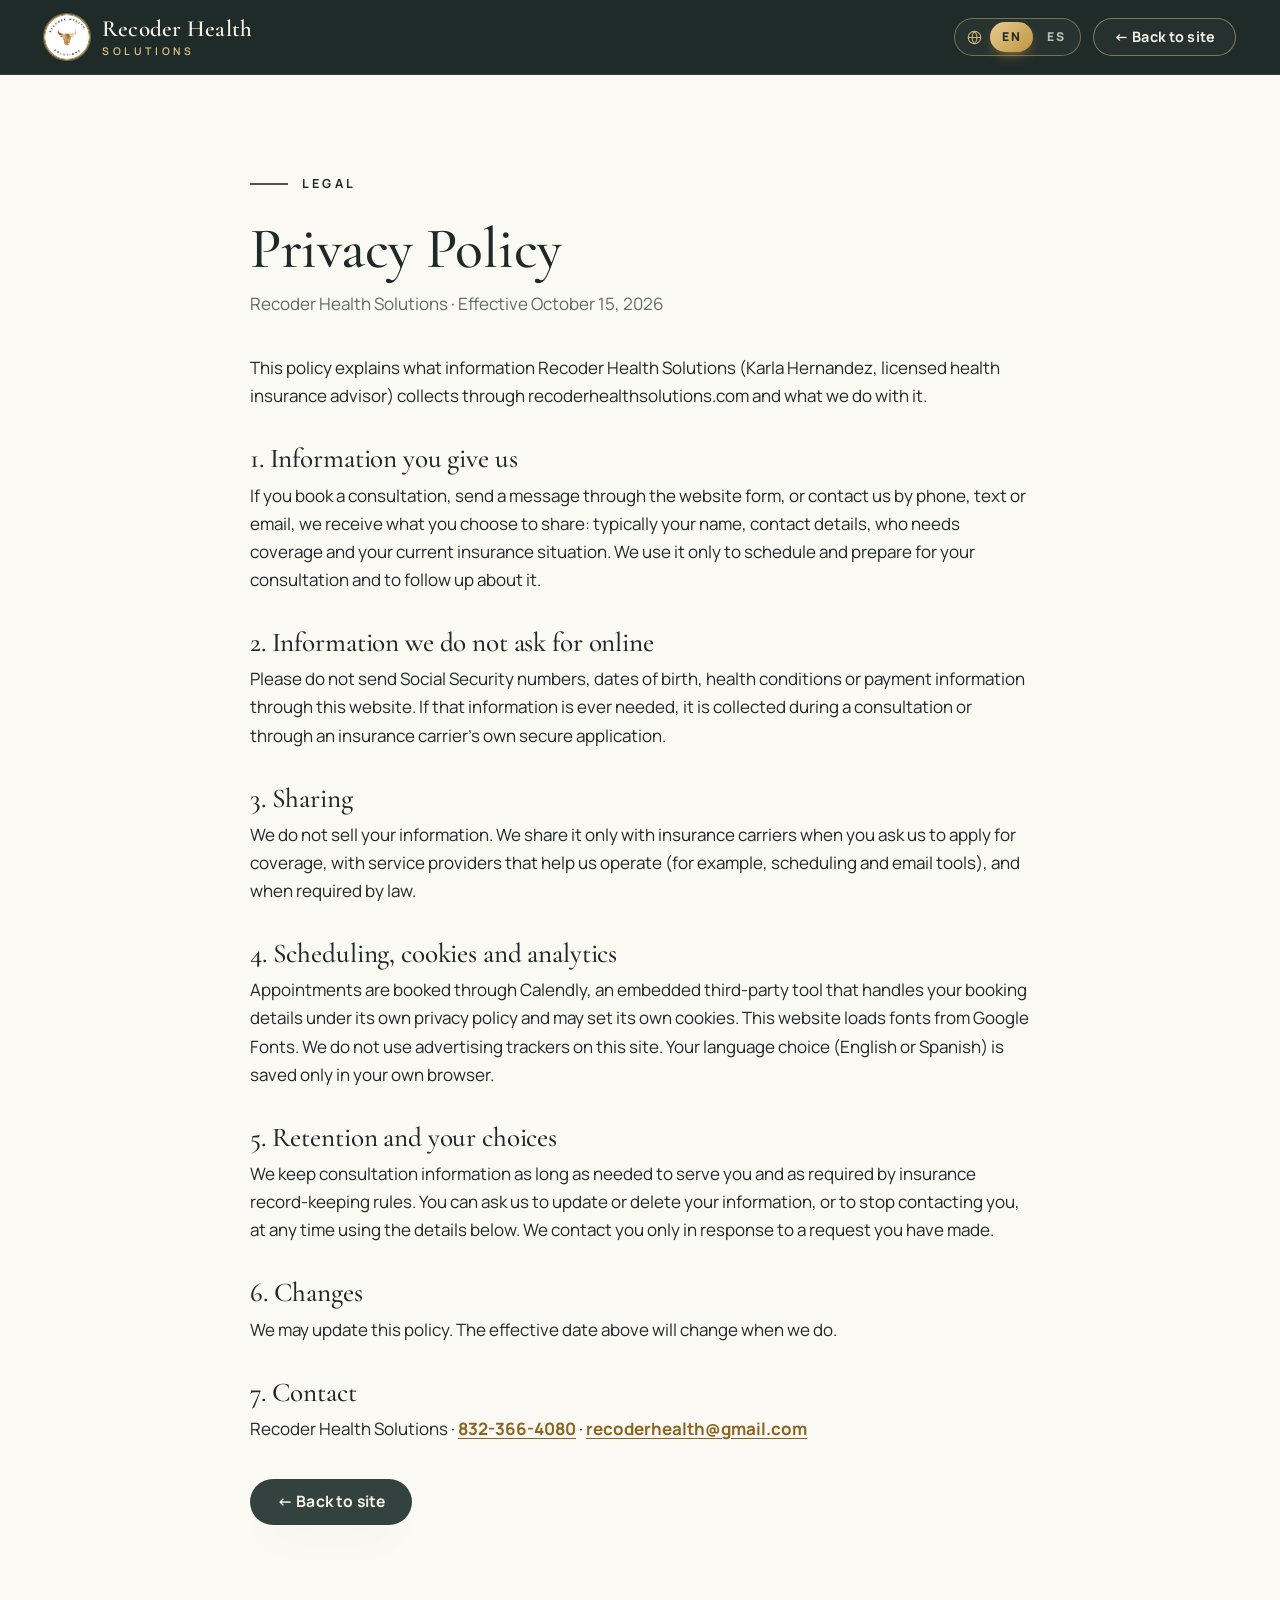
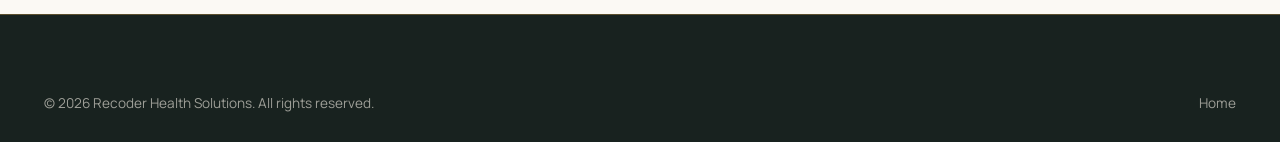
<file: privacy.html>
<!doctype html>
<html lang="en">
<head>
  <meta charset="utf-8">
  <meta name="viewport" content="width=device-width, initial-scale=1">
  <title data-es="Política de Privacidad | Recoder Health Solutions">Privacy Policy | Recoder Health Solutions</title>
  <meta name="description"
        content="How Recoder Health Solutions (Karla Hernandez, licensed health insurance advisor) handles the information you share through this website."
        data-es-content="Cómo maneja Recoder Health Solutions (Karla Hernandez, asesora de seguros de salud con licencia) la información que usted comparte a través de este sitio web.">
  <meta name="theme-color" content="#33423f">
  <link rel="canonical" href="https://recoderhealthsolutions.com/privacy.html">
  <link rel="icon" href="assets/favicon.ico" sizes="any">
  <link rel="icon" type="image/png" sizes="32x32" href="assets/favicon-32.png">
  <link rel="apple-touch-icon" href="assets/apple-touch-icon.png">
  <link rel="preconnect" href="https://fonts.googleapis.com">
  <link rel="preconnect" href="https://fonts.gstatic.com" crossorigin>
  <link href="https://fonts.googleapis.com/css2?family=Cormorant+Garamond:ital,wght@0,400;0,500;0,600;0,700;1,400;1,500&family=Manrope:wght@400;500;600;700;800&display=swap" rel="stylesheet">
  <link rel="stylesheet" href="styles.css">
  <script>document.documentElement.classList.add('js');</script>
</head>
<body class="legal-page">
  <!-- Icon sprite (only what this page uses) -->
  <svg width="0" height="0" style="position:absolute" aria-hidden="true" focusable="false">
    <defs>
      <symbol id="i-globe" viewBox="0 0 24 24"><circle cx="12" cy="12" r="10"/><line x1="2" y1="12" x2="22" y2="12"/><path d="M12 2a15.3 15.3 0 0 1 4 10 15.3 15.3 0 0 1-4 10 15.3 15.3 0 0 1-4-10 15.3 15.3 0 0 1 4-10z"/></symbol>
    </defs>
  </svg>

  <header class="site-header">
    <div class="wrap header-inner">
      <a class="brand" href="index.html" aria-label="Recoder Health Solutions, home" data-es-aria-label="Recoder Health Solutions, inicio">
        <img src="assets/logo-medallion-sm.png" alt="" width="46" height="46">
        <span class="brand-text">
          <span class="brand-name">Recoder Health</span>
          <span class="brand-sub">Solutions</span>
        </span>
      </a>
      <div class="header-actions">
        <div class="lang-toggle" role="group" aria-label="Language / Idioma">
          <svg class="ico lang-ico" aria-hidden="true"><use href="#i-globe"/></svg>
          <button type="button" data-lang-btn="en" lang="en" aria-label="English" aria-pressed="true">EN</button>
          <button type="button" data-lang-btn="es" lang="es" aria-label="Español" aria-pressed="false">ES</button>
        </div>
        <a class="btn btn-ghost btn-sm legal-back" href="index.html" data-es="← Volver al sitio">← Back to site</a>
      </div>
    </div>
  </header>

  <!--
    NOTE FOR KARLA: this policy is adapted from the structure of Chasin' Coverage's privacy policy and
    describes how this site is built. Please confirm every statement matches how you actually work
    (and have it reviewed if you wish) before relying on it. The Spanish is in the data-es attributes.
  -->
  <main class="legal">
    <div class="wrap">
      <p class="eyebrow eyebrow-dark"><span class="eyebrow-line"></span><span data-es="Legal">Legal</span></p>
      <h1 data-es="Política de Privacidad">Privacy Policy</h1>
      <p class="meta" data-es="Recoder Health Solutions · Vigente desde el 15 de octubre de 2026">Recoder Health Solutions · Effective October 15, 2026</p>

      <p data-es="Esta política explica qué información recopila Recoder Health Solutions (Karla Hernandez, asesora de seguros de salud con licencia) a través de recoderhealthsolutions.com y qué hacemos con ella.">This policy explains what information Recoder Health Solutions (Karla Hernandez, licensed health insurance advisor) collects through recoderhealthsolutions.com and what we do with it.</p>

      <h2 data-es="1. Información que usted nos da">1. Information you give us</h2>
      <p data-es="Si reserva una consulta, envía un mensaje mediante el formulario del sitio o se comunica con nosotros por teléfono, texto o correo electrónico, recibimos lo que usted decida compartir: normalmente su nombre, sus datos de contacto, quién necesita cobertura y su situación actual de seguros. La usamos únicamente para programar y preparar su consulta y para darle seguimiento.">If you book a consultation, send a message through the website form, or contact us by phone, text or email, we receive what you choose to share: typically your name, contact details, who needs coverage and your current insurance situation. We use it only to schedule and prepare for your consultation and to follow up about it.</p>

      <h2 data-es="2. Información que no solicitamos en línea">2. Information we do not ask for online</h2>
      <p data-es="Por favor, no envíe números de Seguro Social, fechas de nacimiento, condiciones de salud ni información de pago a través de este sitio web. Si alguna vez se necesita esa información, se recopila durante una consulta o mediante la solicitud segura de la propia aseguradora.">Please do not send Social Security numbers, dates of birth, health conditions or payment information through this website. If that information is ever needed, it is collected during a consultation or through an insurance carrier’s own secure application.</p>

      <h2 data-es="3. Cómo compartimos la información">3. Sharing</h2>
      <p data-es="No vendemos su información. La compartimos únicamente con aseguradoras cuando usted nos pide solicitar una cobertura, con proveedores de servicios que nos ayudan a operar (por ejemplo, herramientas de citas y de correo electrónico) y cuando la ley lo exige.">We do not sell your information. We share it only with insurance carriers when you ask us to apply for coverage, with service providers that help us operate (for example, scheduling and email tools), and when required by law.</p>

      <h2 data-es="4. Citas, cookies y analítica">4. Scheduling, cookies and analytics</h2>
      <p data-es="Las citas se reservan mediante Calendly, una herramienta de terceros integrada que maneja los datos de su reserva según su propia política de privacidad y puede colocar sus propias cookies. Este sitio web carga tipografías de Google Fonts. No usamos rastreadores publicitarios en este sitio. Su elección de idioma (inglés o español) se guarda únicamente en su propio navegador.">Appointments are booked through Calendly, an embedded third-party tool that handles your booking details under its own privacy policy and may set its own cookies. This website loads fonts from Google Fonts. We do not use advertising trackers on this site. Your language choice (English or Spanish) is saved only in your own browser.</p>

      <h2 data-es="5. Conservación y sus opciones">5. Retention and your choices</h2>
      <p data-es="Conservamos la información de las consultas el tiempo que sea necesario para atenderle y según lo exigen las normas de conservación de registros de seguros. Puede pedirnos que actualicemos o eliminemos su información, o que dejemos de contactarle, en cualquier momento mediante los datos de contacto que aparecen abajo. Solo le contactamos en respuesta a una solicitud suya.">We keep consultation information as long as needed to serve you and as required by insurance record-keeping rules. You can ask us to update or delete your information, or to stop contacting you, at any time using the details below. We contact you only in response to a request you have made.</p>

      <h2 data-es="6. Cambios">6. Changes</h2>
      <p data-es="Es posible que actualicemos esta política. La fecha de vigencia de arriba cambiará cuando lo hagamos.">We may update this policy. The effective date above will change when we do.</p>

      <h2 data-es="7. Contacto">7. Contact</h2>
      <p>Recoder Health Solutions · <a href="tel:+18323664080">832-366-4080</a> · <a href="mailto:recoderhealth@gmail.com">recoderhealth@gmail.com</a></p>

      <a class="btn btn-dark back" href="index.html" data-es="← Volver al sitio">← Back to site</a>
    </div>
  </main>

  <footer class="site-footer">
    <div class="wrap">
      <div class="footer-bottom" style="border-top:0;padding-top:0">
        <span>© <span id="year">2026</span> Recoder Health Solutions. <span data-es="Todos los derechos reservados.">All rights reserved.</span></span>
        <a href="index.html" data-es="Inicio">Home</a>
      </div>
    </div>
  </footer>

  <script src="lang.js"></script>
  <script>document.getElementById('year').textContent = new Date().getFullYear();</script>
</body>
</html>
</file>
<file: styles.css>
/* ==========================================================================
   Recoder Health Solutions · Karla Hernandez
   Palette is pulled from Karla's business card: deep sage-green + antique gold.
   ========================================================================== */

:root {
  --green-950: #18221f;
  --green-900: #1f2b29;
  --green-800: #27352f;
  --green: #33423f;            /* brand green (business card) */
  --green-600: #4a5f5a;
  --green-400: #7f948d;

  --gold: #c09441;             /* brand gold (logo ring) */
  --gold-light: #e0c681;       /* gold text on dark */
  --gold-soft: #efe0b4;
  --gold-deep: #8a6320;        /* gold text on light (passes contrast) */

  --cream: #f6f1e7;
  --ivory: #fbf9f4;
  --white: #ffffff;
  --ink: #1f2a28;
  --muted: #5d6b67;
  --muted-light: rgba(246, 241, 231, .74);

  --line: rgba(51, 66, 63, .14);
  --line-gold: rgba(192, 148, 65, .38);

  --serif: "Cormorant Garamond", "Iowan Old Style", Georgia, serif;
  --sans: "Manrope", system-ui, -apple-system, "Segoe UI", Roboto, sans-serif;

  --radius: 22px;
  --wrap: 1200px;
  --gutter: clamp(20px, 4.4vw, 44px);
  --section-y: clamp(76px, 10vw, 132px);

  --ease: cubic-bezier(.2, .7, .2, 1);
  --shadow-lg: 0 30px 70px -28px rgba(18, 28, 26, .45);
  --shadow-md: 0 18px 44px -22px rgba(18, 28, 26, .35);
}

/* ---------- Base ---------- */
*, *::before, *::after { box-sizing: border-box; }
html { scroll-behavior: smooth; scroll-padding-top: 88px; -webkit-text-size-adjust: 100%; }
body {
  margin: 0;
  font-family: var(--sans);
  font-size: 1.0625rem;
  line-height: 1.65;
  color: var(--ink);
  background: var(--cream);
  -webkit-font-smoothing: antialiased;
  text-rendering: optimizeLegibility;
}
img { max-width: 100%; display: block; }
a { color: inherit; text-decoration: none; }
h1, h2, h3, h4 { font-family: var(--serif); font-weight: 500; line-height: 1.08; margin: 0; letter-spacing: -.005em; }
p { margin: 0; }
ul, ol { margin: 0; padding: 0; list-style: none; }
button { font: inherit; color: inherit; cursor: pointer; }
:focus-visible { outline: 2px solid var(--gold); outline-offset: 3px; border-radius: 6px; }

.wrap { width: min(100% - var(--gutter) * 2, var(--wrap)); margin-inline: auto; }
.ico { width: 1.15em; height: 1.15em; flex: none; fill: none; stroke: currentColor; stroke-width: 1.7; stroke-linecap: round; stroke-linejoin: round; }

.skip-link {
  position: absolute; left: 12px; top: -60px; z-index: 200;
  background: var(--gold); color: var(--green-900); padding: 10px 16px; border-radius: 10px; font-weight: 700;
  transition: top .2s;
}
.skip-link:focus { top: 12px; }

em { font-style: italic; }

/* ---------- Announcement bar ---------- */
.announce { background: var(--green-950); color: var(--gold-soft); font-size: .875rem; text-align: center; border-bottom: 1px solid rgba(192, 148, 65, .25); }
.announce a { display: flex; gap: 10px; align-items: center; justify-content: center; padding: 9px var(--gutter); font-weight: 600; letter-spacing: .01em; }
.announce a:hover { color: #fff; }
.announce .ico { width: 1em; height: 1em; transition: transform .25s var(--ease); }
.announce a:hover .ico { transform: translateX(4px); }
.announce-dot { width: 7px; height: 7px; border-radius: 50%; background: var(--gold); box-shadow: 0 0 0 0 rgba(192, 148, 65, .7); animation: pulse 2.4s infinite; flex: none; }
@keyframes pulse { 70% { box-shadow: 0 0 0 9px rgba(192, 148, 65, 0); } 100% { box-shadow: 0 0 0 0 rgba(192, 148, 65, 0); } }

/* ---------- Header ---------- */
.site-header {
  position: sticky; top: 0; z-index: 100;
  background: rgba(36, 49, 46, .86);
  -webkit-backdrop-filter: saturate(140%) blur(14px); backdrop-filter: saturate(140%) blur(14px);
  border-bottom: 1px solid rgba(224, 198, 129, .14);
  transition: background .3s, box-shadow .3s;
}
.site-header.scrolled { background: rgba(28, 39, 37, .94); box-shadow: 0 10px 30px -18px rgba(0, 0, 0, .6); }
.header-inner { display: flex; align-items: center; justify-content: space-between; gap: 24px; min-height: 74px; }

.brand { display: inline-flex; align-items: center; gap: 12px; color: var(--cream); }
.brand img { width: 46px; height: 46px; border-radius: 50%; box-shadow: 0 0 0 1px rgba(224, 198, 129, .4); transition: transform .5s var(--ease); }
.brand:hover img { transform: rotate(-8deg) scale(1.05); }
.brand-text { display: flex; flex-direction: column; line-height: 1; }
.brand-name { font-family: var(--serif); font-size: 1.45rem; font-weight: 600; letter-spacing: .01em; }
.brand-sub { font-size: .66rem; letter-spacing: .34em; text-transform: uppercase; color: var(--gold-light); margin-top: 5px; font-weight: 600; }

.nav { display: flex; align-items: center; gap: clamp(14px, 1.8vw, 28px); }
.brand-text, .nav a, .nav .btn { white-space: nowrap; }
.nav a:not(.btn) { position: relative; color: var(--muted-light); font-weight: 600; font-size: .94rem; padding: 6px 0; transition: color .2s; }
.nav a:not(.btn)::after { content: ""; position: absolute; left: 0; right: 0; bottom: 0; height: 1.5px; background: var(--gold); transform: scaleX(0); transform-origin: left; transition: transform .3s var(--ease); }
.nav a:not(.btn):hover, .nav a.is-current { color: #fff; }
.nav a:not(.btn):hover::after, .nav a.is-current::after { transform: scaleX(1); }

.nav-toggle { display: none; background: none; border: 1px solid rgba(224, 198, 129, .35); color: var(--cream); width: 46px; height: 46px; border-radius: 12px; align-items: center; justify-content: center; }
.nav-toggle .ico { width: 22px; height: 22px; }
.nav-toggle .ico-close { display: none; }
.nav-open .nav-toggle .ico-menu { display: none; }
.nav-open .nav-toggle .ico-close { display: block; }

/* ---------- Language toggle (EN / ES) ---------- */
.header-actions { display: flex; align-items: center; gap: 12px; }
.lang-toggle { display: inline-flex; align-items: center; gap: 2px; padding: 3px 3px 3px 12px; border-radius: 999px; border: 1px solid rgba(224, 198, 129, .42); background: rgba(255, 255, 255, .04); }
.lang-ico { width: 15px; height: 15px; margin-right: 6px; color: var(--gold-light); opacity: .9; }
.lang-toggle button { border: 0; background: transparent; color: var(--muted-light); font-weight: 800; font-size: .76rem; letter-spacing: .12em; line-height: 1; padding: 9px 12px; border-radius: 999px; transition: background .25s, color .25s, box-shadow .25s; }
.lang-toggle button:hover { color: #fff; }
.lang-toggle button[aria-pressed="true"] { background: linear-gradient(135deg, #e6cd8e 0%, #c09441 100%); color: var(--green-900); box-shadow: 0 6px 14px -6px rgba(192, 148, 65, .9); }

/* ---------- Buttons ---------- */
.btn {
  display: inline-flex; align-items: center; justify-content: center; gap: 10px;
  padding: 14px 26px; border-radius: 999px; border: 1.5px solid transparent;
  font-weight: 700; font-size: .98rem; line-height: 1; letter-spacing: .01em; white-space: nowrap;
  transition: transform .25s var(--ease), box-shadow .25s, background .25s, color .25s, border-color .25s;
}
.btn .ico { width: 1.2em; height: 1.2em; }
.btn:hover { transform: translateY(-2px); }
.btn-sm { padding: 11px 20px; font-size: .9rem; }
.btn-lg { padding: 18px 32px; font-size: 1.02rem; }
.btn-block { width: 100%; }

.btn-gold { background: linear-gradient(135deg, #e6cd8e 0%, #c09441 52%, #a67a2e 100%); color: var(--green-900); box-shadow: 0 10px 28px -10px rgba(192, 148, 65, .8), inset 0 1px 0 rgba(255, 255, 255, .45); }
.btn-gold:hover { box-shadow: 0 16px 34px -10px rgba(192, 148, 65, .95), inset 0 1px 0 rgba(255, 255, 255, .55); filter: brightness(1.05); }
.btn-ghost { border-color: rgba(224, 198, 129, .5); color: var(--cream); background: rgba(255, 255, 255, .03); }
.btn-ghost:hover { background: rgba(224, 198, 129, .12); border-color: var(--gold-light); }
.btn-dark { background: var(--green); color: var(--cream); box-shadow: var(--shadow-md); }
.btn-dark:hover { background: var(--green-900); }
.btn-dark .ico { color: var(--gold-light); }

/* ---------- Typographic helpers ---------- */
.eyebrow { display: inline-flex; align-items: center; gap: 14px; font-size: .78rem; font-weight: 700; letter-spacing: .26em; text-transform: uppercase; color: var(--gold-light); }
.eyebrow-line { width: 38px; height: 1.5px; background: currentColor; opacity: .8; }
.eyebrow-dark { color: var(--gold-deep); }

h2 { font-size: clamp(2.3rem, 4.6vw, 3.9rem); }
h2 em, h1 em { color: var(--gold); }
.section-dark h2 em, .hero h1 em { color: var(--gold-light); }
.section-lede { font-size: 1.125rem; color: var(--muted); max-width: 40rem; }
.section-dark .section-lede { color: var(--muted-light); }

/* ---------- Hero ---------- */
.hero {
  position: relative; isolation: isolate; overflow: hidden; color: var(--cream);
  padding: clamp(40px, 6vw, 84px) 0 clamp(70px, 9vw, 120px);
  background:
    radial-gradient(900px 620px at 86% 12%, rgba(192, 148, 65, .24), transparent 62%),
    radial-gradient(760px 520px at -4% 100%, rgba(96, 128, 118, .34), transparent 66%),
    linear-gradient(165deg, #25322f 0%, #33423f 55%, #2a3936 100%);
}
.hero::before { /* film grain */
  content: ""; position: absolute; inset: 0; z-index: -1; opacity: .07; mix-blend-mode: overlay; pointer-events: none;
  background-image: url("data:image/svg+xml;utf8,<svg xmlns='http://www.w3.org/2000/svg' width='220' height='220'><filter id='n'><feTurbulence type='fractalNoise' baseFrequency='.85' numOctaves='2' stitchTiles='stitch'/><feColorMatrix values='0 0 0 0 1  0 0 0 0 1  0 0 0 0 1  0 0 0 .9 0'/></filter><rect width='100%' height='100%' filter='url(%23n)'/></svg>");
}
.hero-bull { position: absolute; z-index: -1; right: -90px; bottom: -70px; width: min(560px, 62vw); opacity: .07; pointer-events: none; filter: saturate(.8); }
.hero-grid { display: grid; grid-template-columns: 1.08fr .92fr; gap: clamp(32px, 5vw, 80px); align-items: center; }

.hero h1 { font-size: clamp(2.9rem, 6.3vw, 5.6rem); line-height: 1; font-weight: 500; margin: 22px 0 26px; letter-spacing: -.012em; }
.lede { font-size: clamp(1.05rem, 1.5vw, 1.22rem); color: var(--muted-light); max-width: 35rem; }
.hero-actions { display: flex; flex-wrap: wrap; gap: 14px; margin-top: 38px; }

.trust { display: grid; grid-template-columns: repeat(3, auto); justify-content: start; gap: 18px 28px; margin-top: 46px; padding-top: 28px; border-top: 1px solid rgba(224, 198, 129, .22); }
.trust li { display: flex; align-items: center; gap: 12px; font-size: .9rem; font-weight: 700; line-height: 1.3; }
.trust .ico { width: 38px; height: 38px; padding: 9px; border-radius: 50%; border: 1px solid var(--line-gold); color: var(--gold-light); background: rgba(192, 148, 65, .1); }
.trust small { display: block; font-weight: 500; font-size: .8rem; color: var(--muted-light); }

/* hero portrait */
.hero-visual { position: relative; display: grid; place-items: center; padding: 28px 28px 40px 18px; }
.arch {
  position: relative; margin: 0; width: min(100%, 440px); aspect-ratio: 4 / 5;
  border-radius: 50% 50% 26px 26px / 40% 40% 26px 26px;
  box-shadow: var(--shadow-lg), 0 0 0 1px rgba(224, 198, 129, .25);
  transition: transform .3s var(--ease);
}
.arch::before { /* offset gold outline */
  content: ""; position: absolute; inset: 0; transform: translate(20px, 20px); z-index: -1;
  border: 1.5px solid var(--gold); border-radius: inherit; opacity: .85;
}
.arch img { width: 100%; height: 100%; object-fit: cover; object-position: 50% 12%; border-radius: inherit; }

.orbit { position: absolute; border-radius: 50%; pointer-events: none; z-index: -1; }
.orbit-a { width: 118%; aspect-ratio: 1; border: 1px dashed rgba(224, 198, 129, .3); animation: spin 90s linear infinite; }
.orbit-b { width: 88%; aspect-ratio: 1; border: 1px solid rgba(224, 198, 129, .14); animation: spin 140s linear infinite reverse; }
@keyframes spin { to { transform: rotate(360deg); } }

.glass {
  position: absolute; display: flex; align-items: center; gap: 12px;
  background: rgba(31, 43, 41, .55); border: 1px solid rgba(224, 198, 129, .35);
  -webkit-backdrop-filter: blur(16px) saturate(140%); backdrop-filter: blur(16px) saturate(140%);
  box-shadow: 0 18px 40px -18px rgba(0, 0, 0, .6);
  transition: transform .3s var(--ease);
}
.glass-name { left: -2px; bottom: 6px; padding: 12px 20px 12px 12px; border-radius: 18px; animation: float 7s ease-in-out infinite; }
.glass-name img { width: 44px; height: 44px; border-radius: 12px; }
.glass-name strong { display: block; font-family: var(--serif); font-size: 1.28rem; font-weight: 600; line-height: 1.05; }
.glass-name span { font-size: .72rem; letter-spacing: .14em; text-transform: uppercase; color: var(--gold-light); font-weight: 700; }
.glass-chip { right: 0; top: 52px; padding: 11px 18px; border-radius: 999px; font-size: .82rem; font-weight: 700; animation: float 8s ease-in-out -3s infinite; }
.glass-chip .ico { width: 1.3em; height: 1.3em; padding: 3px; border-radius: 50%; background: var(--gold); color: var(--green-900); stroke-width: 2.6; }
@keyframes float { 50% { margin-top: -9px; } }

/* load-in animation */
.rise { opacity: 0; transform: translateY(26px); animation: rise .9s var(--ease) forwards; animation-delay: var(--d, 0s); }
@keyframes rise { to { opacity: 1; transform: none; } }

/* ---------- Marquee ---------- */
.marquee { background: var(--green-950); border-block: 1px solid rgba(192, 148, 65, .35); overflow: hidden; padding: 17px 0; }
.marquee-track { display: flex; align-items: center; gap: 38px; width: max-content; animation: marquee 48s linear infinite; padding-right: 38px; }
.marquee:hover .marquee-track { animation-play-state: paused; }
.marquee span { font-family: var(--serif); font-style: italic; font-size: 1.45rem; color: var(--gold-light); white-space: nowrap; }
.marquee i { width: 8px; height: 8px; background: var(--gold); transform: rotate(45deg); flex: none; }
@keyframes marquee { to { transform: translateX(-50%); } }

/* ---------- Sections ---------- */
.section { padding: var(--section-y) 0; position: relative; }
.section-cream { background: var(--cream); }
.section-ivory { background: var(--ivory); }
.section-dark { background: linear-gradient(170deg, #2a3936 0%, var(--green) 50%, #2b3a37 100%); color: var(--cream); overflow: hidden; }
.section-head { margin-bottom: clamp(40px, 5vw, 64px); display: grid; gap: 18px; }
.section-head h2 { max-width: 15ch; }
.section-head.center { text-align: center; justify-items: center; }
.section-head.center h2 { max-width: 26ch; }

/* scroll reveal (only when JS is on, so no-JS still shows everything) */
.js .reveal { opacity: 0; transform: translateY(30px); transition: opacity .9s var(--ease), transform .9s var(--ease); transition-delay: var(--rd, 0s); }
.js .reveal.in { opacity: 1; transform: none; }

/* ---------- Service cards ---------- */
.cards { display: grid; grid-template-columns: repeat(3, 1fr); gap: 22px; }
.card {
  position: relative; display: flex; flex-direction: column; gap: 14px; overflow: hidden;
  padding: 34px 30px 36px; border-radius: var(--radius);
  background: var(--white); border: 1px solid var(--line);
  box-shadow: 0 1px 0 rgba(255, 255, 255, .8) inset, 0 12px 30px -24px rgba(31, 43, 41, .45);
  transition: transform .45s var(--ease), box-shadow .45s var(--ease), border-color .45s;
}
.card::before { content: ""; position: absolute; left: 0; right: 0; top: 0; height: 3px; background: linear-gradient(90deg, var(--gold), var(--gold-light)); transform: scaleX(0); transform-origin: left; transition: transform .5s var(--ease); }
.card:hover { transform: translateY(-8px); box-shadow: var(--shadow-lg); border-color: var(--line-gold); }
.card:hover::before { transform: scaleX(1); }
.card-num { position: absolute; top: 24px; right: 28px; font-family: var(--serif); font-style: italic; font-size: 1.5rem; color: var(--gold); opacity: .75; }
.card-icon { display: grid; place-items: center; width: 58px; height: 58px; border-radius: 18px; background: var(--green); color: var(--gold-light); box-shadow: 0 10px 22px -12px rgba(31, 43, 41, .8); transition: transform .45s var(--ease); }
.card-icon .ico { width: 27px; height: 27px; stroke-width: 1.5; }
.card:hover .card-icon { transform: rotate(-6deg) scale(1.06); }
.card h3 { font-size: 1.75rem; margin-top: 8px; }
.card p { color: var(--muted); font-size: 1rem; }

.card-cta { background: linear-gradient(160deg, #3b4d49, var(--green-900)); color: var(--cream); border-color: transparent; justify-content: center; align-items: flex-start; gap: 18px; }
.card-cta p { color: var(--muted-light); }
.card-cta h3 { margin-top: 0; font-size: 2rem; color: var(--gold-light); }
.card-cta-bull { position: absolute; right: -40px; bottom: -34px; width: 190px; opacity: .12; pointer-events: none; }
.card-cta .btn { background: linear-gradient(135deg, #e6cd8e, #c09441); color: var(--green-900); box-shadow: 0 10px 24px -10px rgba(192, 148, 65, .8); }
.card-cta .btn .ico { color: var(--green-900); }

/* ---------- About ---------- */
.about { background: linear-gradient(160deg, #26332f 0%, #33423f 60%, #2b3a37 100%); }
.about::before { content: ""; position: absolute; inset: 0; background: radial-gradient(700px 500px at 8% 40%, rgba(192, 148, 65, .16), transparent 65%); pointer-events: none; }
.about-grid { position: relative; display: grid; grid-template-columns: .86fr 1.14fr; gap: clamp(40px, 7vw, 100px); align-items: center; }
.oval-wrap { position: relative; width: min(100%, 440px); margin-inline: auto; padding: 22px 22px 46px; }
.oval { margin: 0; aspect-ratio: 4 / 5; border-radius: 50%; overflow: hidden; box-shadow: var(--shadow-lg); border: 6px solid rgba(251, 249, 244, .94); }
.oval img { width: 100%; height: 100%; object-fit: cover; object-position: 50% 14%; }
.oval-ring { position: absolute; inset: 0; border-radius: 50%; border: 1.5px solid var(--gold); transform: translate(10px, 8px) rotate(-6deg); opacity: .85; }
.badge-card {
  position: absolute; left: 50%; bottom: 0; transform: translateX(-50%); width: max-content; max-width: calc(100% + 30px);
  display: flex; align-items: center; gap: 14px; padding: 12px 22px 12px 12px; border-radius: 18px;
  background: rgba(24, 34, 31, .82); border: 1px solid rgba(224, 198, 129, .4);
  -webkit-backdrop-filter: blur(14px); backdrop-filter: blur(14px); box-shadow: var(--shadow-md);
}
.badge-card img { width: 52px; height: 52px; border-radius: 50%; }
.badge-card strong { display: block; font-size: .88rem; line-height: 1.25; }
.badge-card span { font-size: .78rem; color: var(--gold-light); font-weight: 600; letter-spacing: .04em; }

.about-copy { display: grid; gap: 22px; }
.about-copy h2 { margin-top: 18px; max-width: 14ch; }
.about-copy > p { color: var(--muted-light); font-size: 1.1rem; max-width: 38rem; }
.mini-title { font-family: var(--sans); font-size: .78rem; font-weight: 700; letter-spacing: .22em; text-transform: uppercase; color: var(--gold-light); margin-bottom: 14px; }
.chips { display: flex; flex-wrap: wrap; gap: 10px; }
.chips li { padding: 9px 18px; border-radius: 999px; border: 1px solid var(--line-gold); background: rgba(192, 148, 65, .09); font-size: .9rem; font-weight: 600; color: var(--gold-soft); transition: background .25s, transform .25s var(--ease); }
.chips li:hover { background: rgba(192, 148, 65, .2); transform: translateY(-2px); }
.values { display: grid; gap: 16px; margin-top: 6px; }
.values li { display: flex; gap: 16px; align-items: flex-start; }
.values .ico { width: 30px; height: 30px; padding: 6px; border-radius: 50%; background: var(--gold); color: var(--green-900); stroke-width: 2.8; margin-top: 2px; }
.values strong { display: block; font-family: var(--serif); font-size: 1.4rem; font-weight: 600; line-height: 1.2; }
.values span { color: var(--muted-light); font-size: .98rem; }
.about-actions { display: flex; flex-wrap: wrap; gap: 14px; margin-top: 8px; }

/* ---------- Process ---------- */
.steps { display: grid; grid-template-columns: repeat(3, 1fr); gap: 28px; position: relative; counter-reset: step; }
.steps::before { content: ""; position: absolute; top: 34px; left: 12%; right: 12%; height: 0; border-top: 1.5px dashed var(--line-gold); }
.step { position: relative; text-align: center; padding: 0 10px; }
.step-num { position: relative; display: inline-grid; place-items: center; width: 70px; height: 70px; border-radius: 50%; background: var(--green); color: var(--gold-light); font-family: var(--serif); font-style: italic; font-size: 2.1rem; font-weight: 500; box-shadow: 0 0 0 8px var(--ivory), 0 0 0 9px var(--line-gold), var(--shadow-md); margin-bottom: 24px; }
.step h3 { font-size: 1.9rem; margin-bottom: 10px; }
.step p { color: var(--muted); max-width: 22rem; margin-inline: auto; }

.windows { margin-top: clamp(56px, 7vw, 90px); padding: clamp(28px, 4.4vw, 56px); border-radius: 30px; color: var(--cream); position: relative; overflow: hidden;
  background: radial-gradient(600px 300px at 100% 0%, rgba(192, 148, 65, .22), transparent 70%), linear-gradient(160deg, #3a4b47, var(--green-900)); box-shadow: var(--shadow-lg); }
.windows-head { display: grid; gap: 14px; margin-bottom: 34px; }
.windows-head h3 { font-size: clamp(1.8rem, 3.2vw, 2.7rem); max-width: 26ch; }
.windows-grid { display: grid; grid-template-columns: repeat(4, 1fr); gap: 18px; }
.window { padding: 22px 22px 24px; border-radius: 18px; background: rgba(255, 255, 255, .05); border: 1px solid rgba(224, 198, 129, .22); transition: background .3s, transform .35s var(--ease), border-color .3s; }
.window:hover { background: rgba(255, 255, 255, .09); transform: translateY(-4px); border-color: rgba(224, 198, 129, .5); }
.window-tag { display: inline-block; font-size: .7rem; font-weight: 800; letter-spacing: .2em; text-transform: uppercase; color: var(--green-900); background: var(--gold-light); padding: 5px 12px; border-radius: 999px; margin-bottom: 14px; }
.window strong { display: block; font-family: var(--serif); font-size: 1.7rem; font-weight: 600; line-height: 1.1; color: #fff; margin-bottom: 10px; }
.window p { font-size: .93rem; color: var(--muted-light); line-height: 1.55; }

/* ---------- FAQ ---------- */
.faq-grid { display: grid; grid-template-columns: .8fr 1.2fr; gap: clamp(36px, 6vw, 90px); align-items: start; }
.faq-head { display: grid; gap: 20px; position: sticky; top: 110px; }
.faq-head h2 { max-width: 12ch; }
.faq-head .btn { justify-self: start; margin-top: 8px; }
.faq-list { display: grid; gap: 12px; }
.faq-list details { background: var(--white); border: 1px solid var(--line); border-radius: 18px; transition: border-color .3s, box-shadow .3s; }
.faq-list details[open] { border-color: var(--line-gold); box-shadow: var(--shadow-md); }
.faq-list summary { display: flex; align-items: center; justify-content: space-between; gap: 18px; padding: 22px 26px; cursor: pointer; list-style: none; font-family: var(--serif); font-size: 1.4rem; font-weight: 600; line-height: 1.2; }
.faq-list summary::-webkit-details-marker { display: none; }
.faq-list summary .ico { width: 34px; height: 34px; padding: 8px; border-radius: 50%; background: var(--cream); color: var(--gold-deep); transition: transform .4s var(--ease), background .3s, color .3s; }
.faq-list details[open] summary .ico { transform: rotate(135deg); background: var(--green); color: var(--gold-light); }
.faq-list details p { padding: 0 26px 24px; color: var(--muted); max-width: 46rem; animation: fadeDown .45s var(--ease); }
@keyframes fadeDown { from { opacity: 0; transform: translateY(-8px); } }

/* ---------- Contact ---------- */
.contact { background: linear-gradient(160deg, #1e2926 0%, #2b3a37 55%, #1f2b29 100%); }
.contact::before { content: ""; position: absolute; inset: 0; background: radial-gradient(800px 520px at 100% 0%, rgba(192, 148, 65, .2), transparent 62%); pointer-events: none; }
.contact-bull { position: absolute; left: -80px; bottom: -60px; width: 480px; opacity: .05; pointer-events: none; }
.contact-grid { position: relative; display: grid; grid-template-columns: .9fr 1.1fr; gap: clamp(36px, 6vw, 90px); align-items: start; }
.contact-copy { display: grid; gap: 22px; }
.contact-copy h2 { margin-top: 18px; max-width: 13ch; }
.contact-list { display: grid; gap: 14px; margin-top: 14px; }
.contact-list a { display: flex; align-items: center; gap: 18px; padding: 16px 20px; border-radius: 18px; border: 1px solid rgba(224, 198, 129, .22); background: rgba(255, 255, 255, .04); transition: background .3s, transform .35s var(--ease), border-color .3s; }
.contact-list a:hover { background: rgba(224, 198, 129, .1); border-color: rgba(224, 198, 129, .55); transform: translateX(6px); }
.ci { display: grid; place-items: center; width: 50px; height: 50px; border-radius: 50%; background: linear-gradient(135deg, #e6cd8e, #c09441); color: var(--green-900); flex: none; }
.ci .ico { width: 22px; height: 22px; }
.contact-list small { display: block; font-size: .72rem; font-weight: 700; letter-spacing: .18em; text-transform: uppercase; color: var(--gold-light); }
.contact-list strong { font-size: 1.12rem; font-weight: 700; word-break: break-word; }

.panel { background: var(--white); color: var(--ink); border-radius: 28px; padding: clamp(14px, 2.2vw, 24px); box-shadow: 0 40px 80px -30px rgba(0, 0, 0, .7), 0 0 0 1px rgba(224, 198, 129, .3); }
.tabs { display: grid; grid-template-columns: 1fr 1fr; gap: 6px; padding: 6px; border-radius: 999px; background: var(--cream); margin-bottom: 14px; }
.tab { display: flex; align-items: center; justify-content: center; gap: 9px; padding: 13px 14px; border: 0; background: transparent; border-radius: 999px; font-weight: 700; font-size: .95rem; color: var(--muted); transition: background .3s, color .3s, box-shadow .3s; }
.tab:hover { color: var(--green); }
.tab.is-active { background: var(--green); color: var(--cream); box-shadow: 0 10px 20px -10px rgba(31, 43, 41, .8); }
.tab.is-active .ico { color: var(--gold-light); }
.tab-panel { animation: fadeDown .45s var(--ease); }
.tab-panel[hidden] { display: none; }
.calendly-inline-widget { min-width: 280px; height: 700px; border-radius: 18px; overflow: hidden; background: var(--cream) url("assets/logo-medallion-sm.png") center / 72px no-repeat; }
.calendly-inline-widget iframe { background: var(--white); }
.panel-note { text-align: center; font-size: .88rem; color: var(--muted); padding: 14px 0 4px; }
.panel-note a { color: var(--gold-deep); font-weight: 700; text-decoration: underline; text-underline-offset: 3px; display: inline-flex; align-items: center; gap: 5px; }

.form { display: grid; gap: 16px; padding: 14px 10px 8px; }
.field-row { display: grid; grid-template-columns: 1fr 1fr; gap: 16px; }
.field { display: grid; gap: 7px; }
.field span { font-size: .82rem; font-weight: 700; letter-spacing: .04em; color: var(--green); }
.field b { color: var(--gold-deep); }
.field input, .field select, .field textarea {
  width: 100%; font: inherit; font-size: 1rem; color: var(--ink); background: var(--ivory);
  border: 1.5px solid var(--line); border-radius: 14px; padding: 14px 16px; transition: border-color .2s, box-shadow .2s, background .2s;
}
.field textarea { resize: vertical; min-height: 112px; }
.field select { appearance: none; background-image: url("data:image/svg+xml;utf8,<svg xmlns='http://www.w3.org/2000/svg' width='14' height='9' viewBox='0 0 14 9' fill='none' stroke='%23333' stroke-width='1.8' stroke-linecap='round' stroke-linejoin='round'><path d='M1 1.5l6 6 6-6'/></svg>"); background-repeat: no-repeat; background-position: right 16px center; padding-right: 44px; }
.field input:focus, .field select:focus, .field textarea:focus { outline: none; border-color: var(--gold); background: #fff; box-shadow: 0 0 0 4px rgba(192, 148, 65, .2); }
.field.invalid input { border-color: #b3372b; box-shadow: 0 0 0 4px rgba(179, 55, 43, .12); }
.hp { position: absolute; left: -9999px; width: 1px; height: 1px; overflow: hidden; }
.form-status { min-height: 1.4em; text-align: center; font-weight: 600; font-size: .95rem; color: var(--green); }
.form-status.error { color: #b3372b; }
.form-fine { font-size: .78rem; color: var(--muted); text-align: center; line-height: 1.5; }

/* ---------- Footer ---------- */
.site-footer { background: var(--green-950); color: var(--cream); padding: clamp(52px, 6vw, 80px) 0 28px; border-top: 1px solid rgba(192, 148, 65, .4); }
.footer-top { display: grid; grid-template-columns: 1.4fr .7fr 1fr; gap: 40px; padding-bottom: 40px; border-bottom: 1px solid rgba(224, 198, 129, .16); }
.footer-brand p { margin-top: 20px; color: var(--muted-light); font-size: .95rem; line-height: 1.7; }
.site-footer h4 { font-family: var(--sans); font-size: .74rem; letter-spacing: .24em; text-transform: uppercase; color: var(--gold-light); font-weight: 700; margin-bottom: 16px; }
.footer-nav, .footer-contact { display: flex; flex-direction: column; align-items: flex-start; gap: 10px; }
.footer-nav a, .footer-contact a { color: var(--muted-light); font-weight: 500; transition: color .2s, transform .2s; }
.footer-nav a:hover, .footer-contact a:hover { color: var(--gold-light); transform: translateX(3px); }
.disclosures { padding: 28px 0; display: grid; gap: 12px; }
.disclosures p { font-size: .76rem; line-height: 1.65; color: rgba(246, 241, 231, .55); max-width: 78rem; }
.footer-bottom { display: flex; flex-wrap: wrap; justify-content: space-between; gap: 12px; padding-top: 22px; border-top: 1px solid rgba(224, 198, 129, .16); font-size: .85rem; color: rgba(246, 241, 231, .6); }
.footer-bottom a:hover { color: var(--gold-light); }
.legal-link { text-decoration: underline; text-underline-offset: 3px; }

/* ---------- Privacy page ---------- */
.legal-page .site-header { background: var(--green-900); }
.legal { background: var(--ivory); padding: clamp(48px, 7vw, 96px) 0; }
.legal .wrap { max-width: 780px; }
.legal h1 { font-size: clamp(2.4rem, 5vw, 3.6rem); margin: 14px 0 10px; }
.legal .meta { color: var(--muted); margin-bottom: 36px; }
.legal h2 { font-size: 1.7rem; margin: 34px 0 8px; }
.legal p { color: var(--ink); margin-bottom: 10px; }
.legal a:not(.btn) { color: var(--gold-deep); font-weight: 700; text-decoration: underline; text-underline-offset: 3px; }
.legal .back { display: inline-flex; align-items: center; gap: 8px; margin-top: 26px; }
@media (max-width: 680px) { .legal-back { display: none; } }

/* ---------- Mobile quick bar ---------- */
.mobile-bar { display: none; }

/* ======================================================================
   Responsive
   ====================================================================== */
@media (max-width: 1080px) {
  .windows-grid { grid-template-columns: repeat(2, 1fr); }
  .cards { grid-template-columns: repeat(2, 1fr); }
}

/* The nav (6 items + language toggle) needs room; below this width it folds into the menu button. */
@media (max-width: 1160px) {
  .nav-toggle { display: inline-flex; }
  .nav {
    position: absolute; left: 0; right: 0; top: 100%; flex-direction: column; align-items: stretch; gap: 0;
    padding: 10px var(--gutter) 24px; background: rgba(24, 34, 31, .98);
    border-bottom: 1px solid rgba(224, 198, 129, .25); box-shadow: 0 30px 40px -20px rgba(0, 0, 0, .6);
    opacity: 0; visibility: hidden; transform: translateY(-10px); transition: opacity .25s, transform .25s var(--ease), visibility .25s;
  }
  .nav-open .nav { opacity: 1; visibility: visible; transform: none; }
  .nav a:not(.btn) { padding: 16px 4px; font-size: 1.05rem; border-bottom: 1px solid rgba(224, 198, 129, .12); }
  .nav a:not(.btn)::after { display: none; }
  .nav-cta { margin-top: 18px; padding: 16px; }
}

@media (max-width: 960px) {
  .hero-grid { grid-template-columns: 1fr; }
  .hero-visual { order: -1; max-width: 420px; margin-inline: auto; width: 100%; padding-top: 10px; }
  .hero-copy { text-align: left; }
  .about-grid, .contact-grid, .faq-grid { grid-template-columns: 1fr; }
  .faq-head { position: static; }
  .steps { grid-template-columns: 1fr; gap: 44px; }
  .steps::before { display: none; }
  .footer-top { grid-template-columns: 1fr 1fr; }
  .footer-brand { grid-column: 1 / -1; }
}

@media (max-width: 680px) {
  body { font-size: 1rem; padding-bottom: 76px; }
  .cards { grid-template-columns: 1fr; }
  .windows-grid { grid-template-columns: 1fr; }
  .field-row { grid-template-columns: 1fr; }
  .hero h1 { font-size: clamp(2.6rem, 11.5vw, 3.4rem); }
  .hero-actions .btn { width: 100%; }
  .trust { grid-template-columns: 1fr; gap: 14px; }
  .brand-name { font-size: 1.28rem; }
  .brand img { width: 42px; height: 42px; }
  .header-actions { gap: 8px; }
  .lang-toggle { padding: 3px; }
  .lang-ico { display: none; }
  .lang-toggle button { padding: 9px 11px; }
  .nav-toggle { width: 42px; height: 42px; }
  .glass-name { left: 0; }
  .glass-chip { top: 30px; right: -4px; font-size: .76rem; }
  .arch::before { transform: translate(12px, 14px); }
  .hero-visual { padding: 14px 18px 36px 8px; }
  .calendly-inline-widget { height: 760px; }
  .tab { padding: 13px 8px; font-size: .9rem; white-space: nowrap; }
  .tab .ico { display: none; }
  .announce { font-size: .8rem; }
  .announce a { text-align: left; justify-content: flex-start; }
  .footer-top { grid-template-columns: 1fr; }
  .footer-bottom { flex-direction: column; }

  .mobile-bar {
    display: grid; grid-template-columns: .8fr 1.2fr; gap: 10px; position: fixed; z-index: 90; left: 0; right: 0; bottom: 0;
    padding: 10px var(--gutter) calc(10px + env(safe-area-inset-bottom));
    background: rgba(24, 34, 31, .94); -webkit-backdrop-filter: blur(14px); backdrop-filter: blur(14px);
    border-top: 1px solid rgba(224, 198, 129, .3);
  }
  .mobile-bar .btn { padding: 14px 12px; }
}

/* ---------- Motion preferences ---------- */
@media (prefers-reduced-motion: reduce) {
  html { scroll-behavior: auto; }
  *, *::before, *::after { animation-duration: .001ms !important; animation-iteration-count: 1 !important; transition-duration: .001ms !important; }
  .rise, .js .reveal { opacity: 1; transform: none; }
}
</file>
